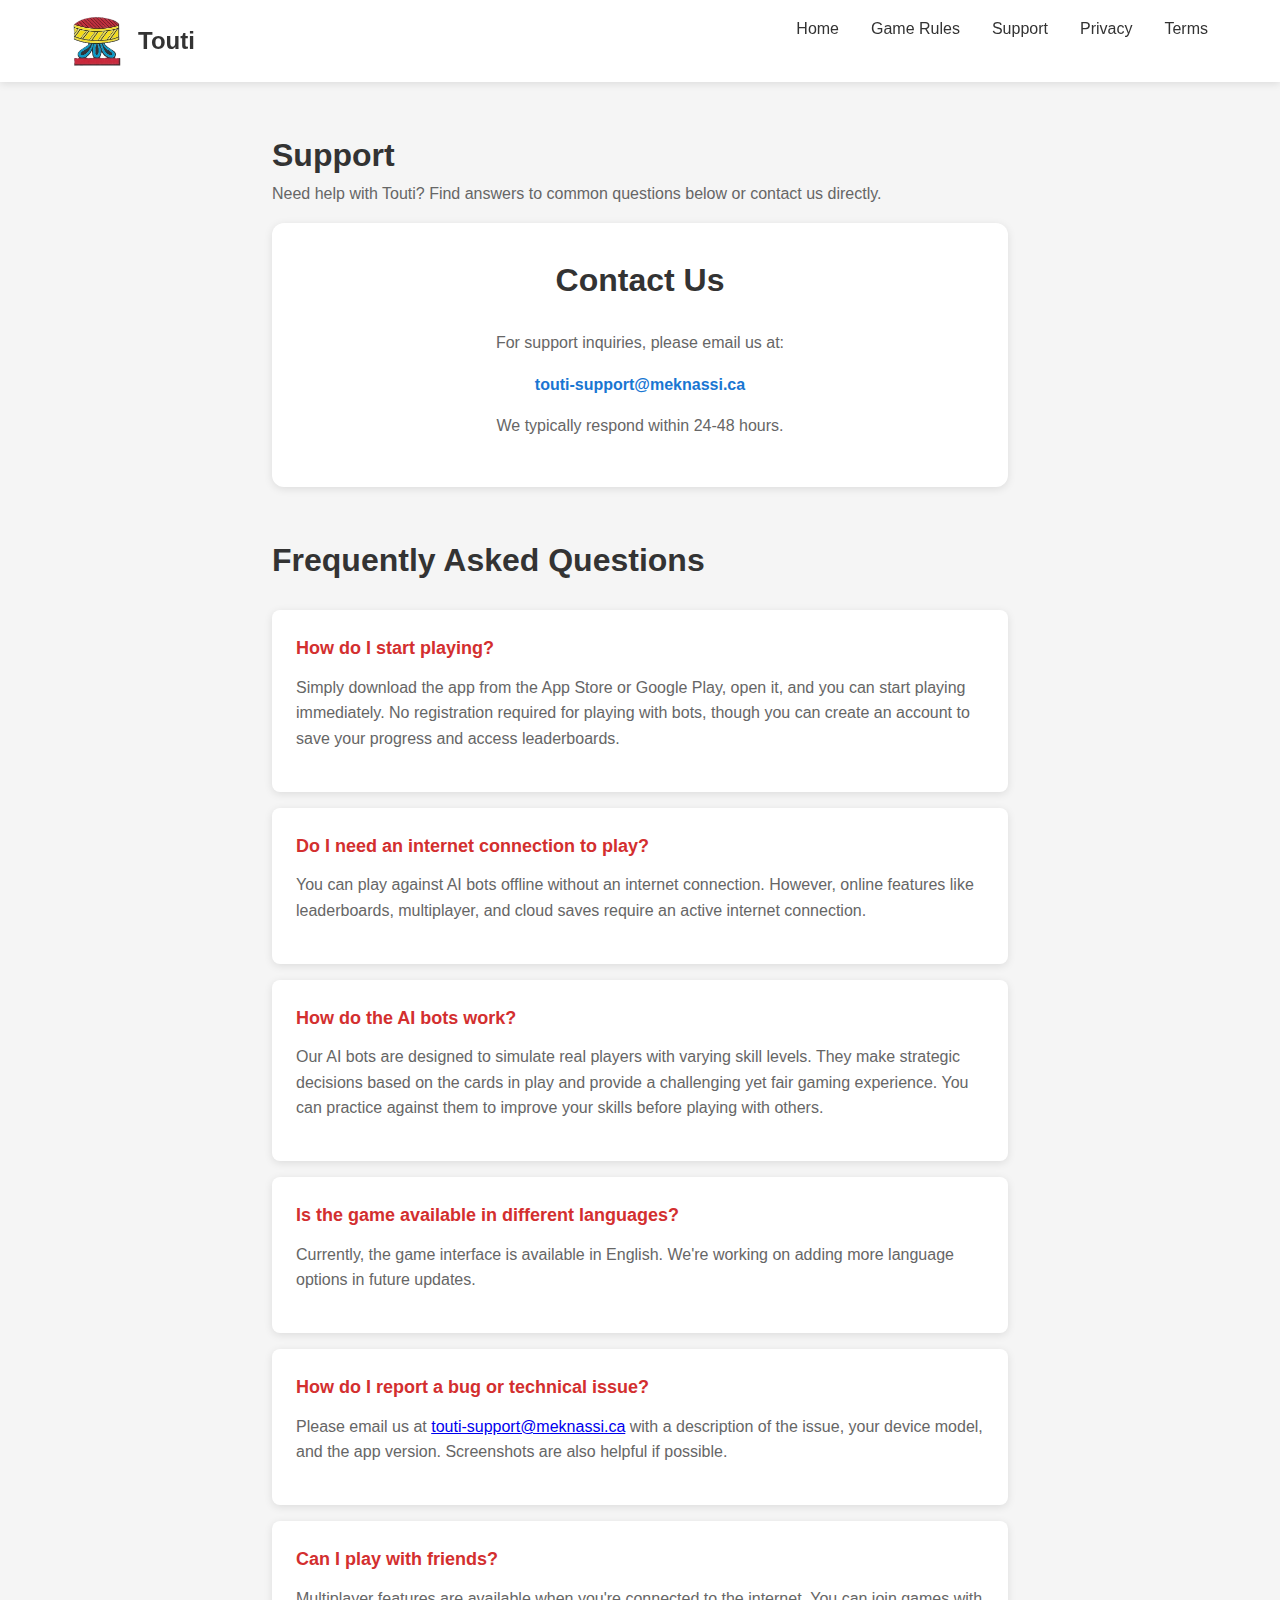
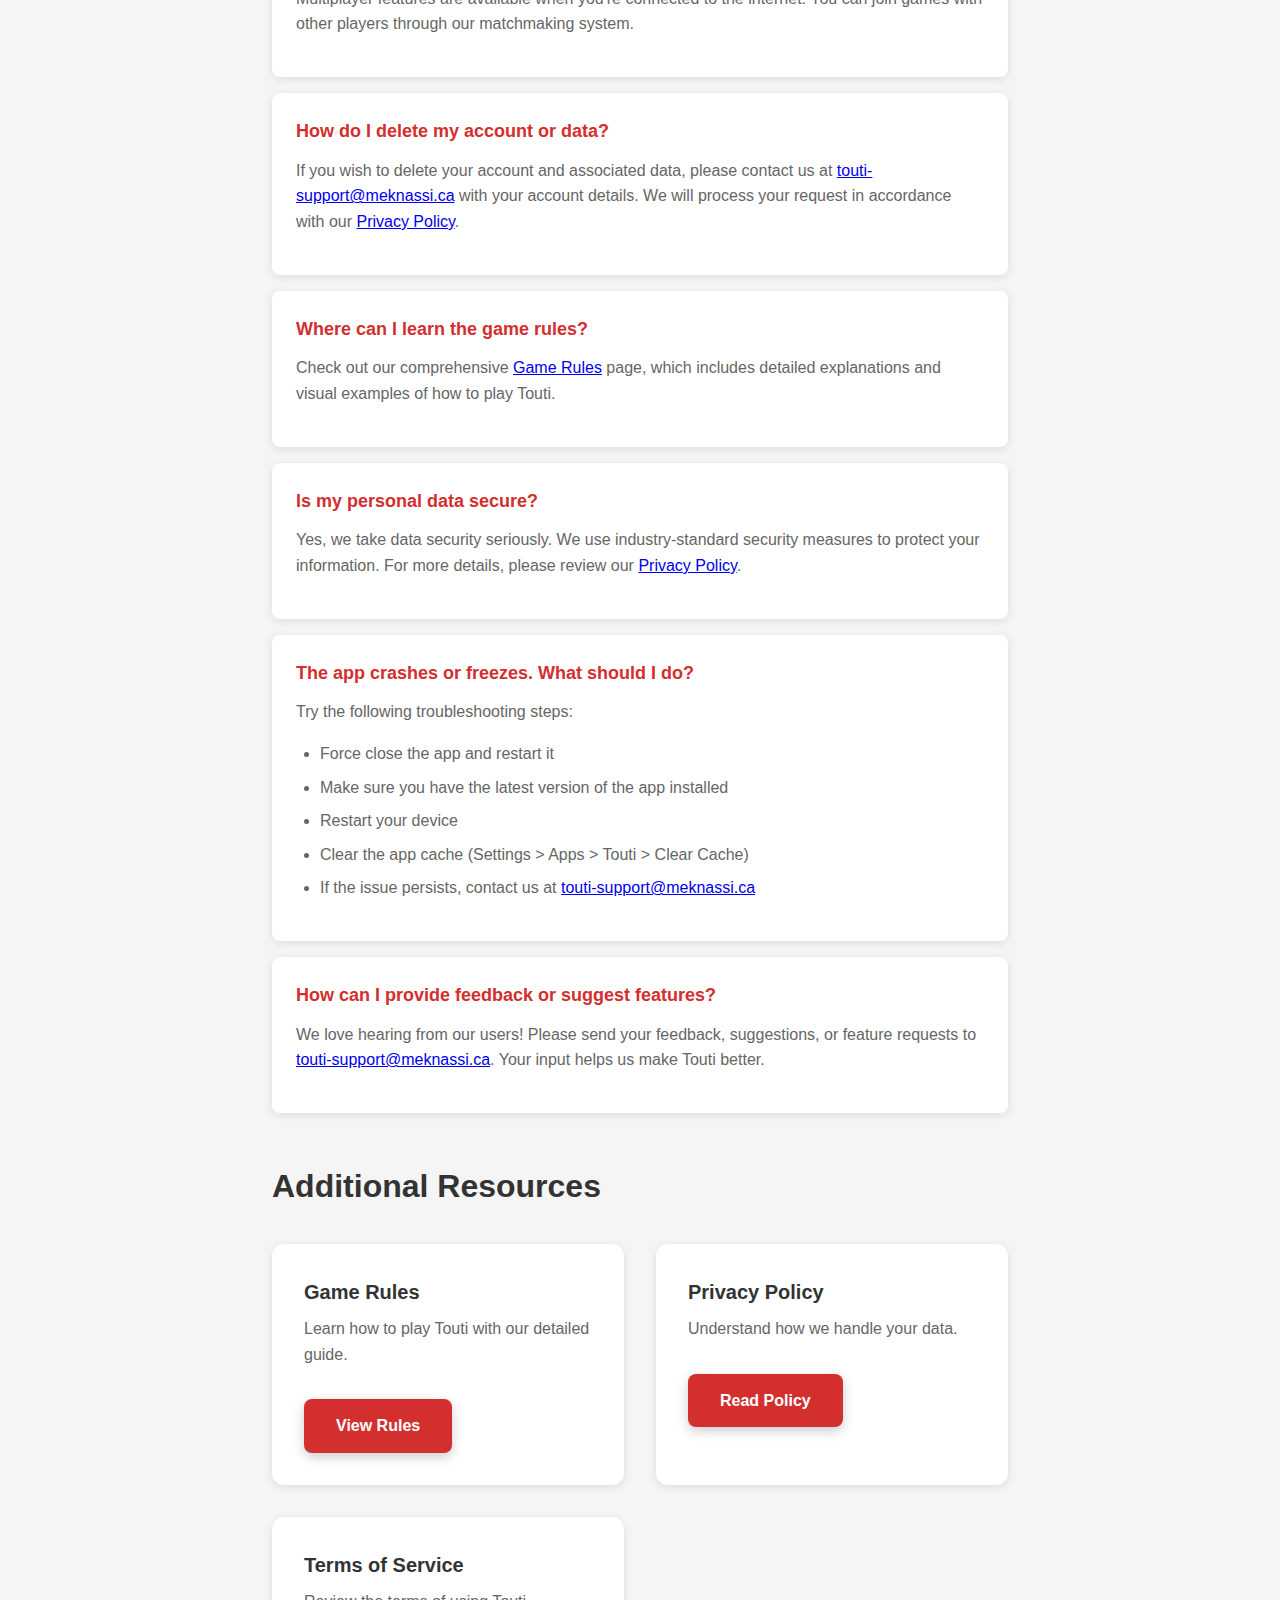
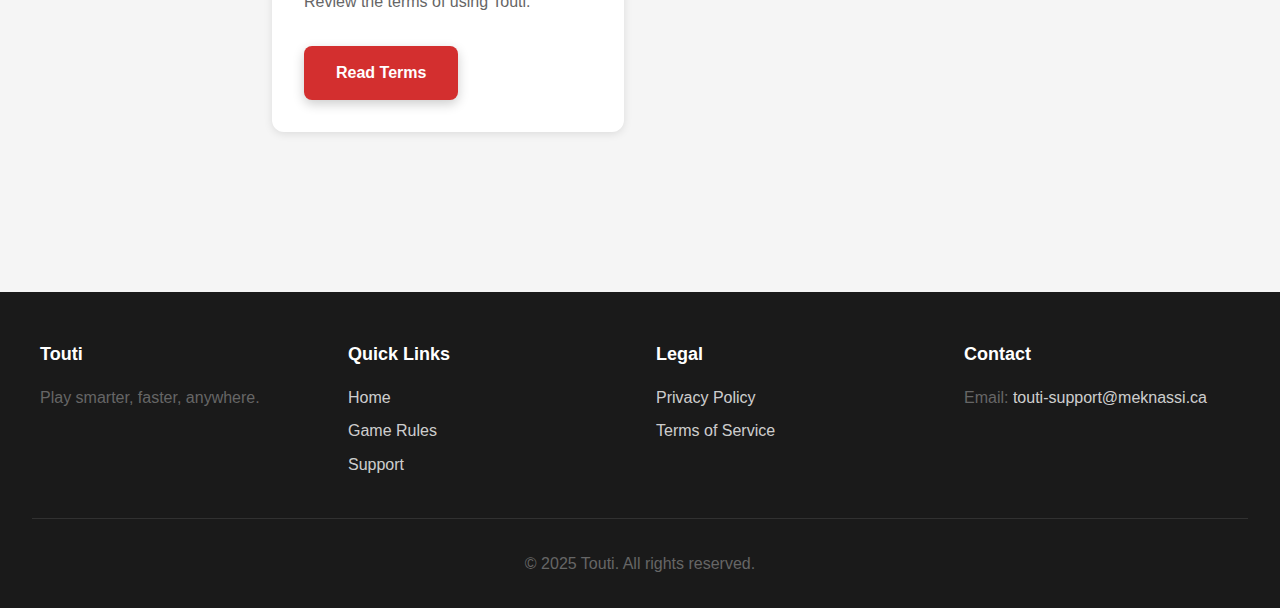
<file: public/support.html>
<!DOCTYPE html>
<html lang="en">
<head>
    <meta charset="UTF-8">
    <meta name="viewport" content="width=device-width, initial-scale=1.0">
    <meta name="description" content="Get help and support for Touti - FAQ, troubleshooting, and contact information.">
    <title>Support - Touti</title>
    <link rel="stylesheet" href="css/styles.css">
    <link rel="icon" type="image/png" href="images/CopasSmall.png">
</head>
<body>
    <header>
        <nav>
            <a href="index.html" class="logo">
                <img src="images/CopasSmall.png" alt="Touti Logo">
                <h1>Touti</h1>
            </a>
            <button class="menu-toggle" aria-label="Toggle menu">
                <span></span>
                <span></span>
                <span></span>
            </button>
            <ul class="nav-links">
                <li><a href="index.html">Home</a></li>
                <li><a href="pages/rules.html">Game Rules</a></li>
                <li><a href="support.html">Support</a></li>
                <li><a href="pages/privacy.html">Privacy</a></li>
                <li><a href="pages/terms.html">Terms</a></li>
            </ul>
        </nav>
    </header>

    <main>
        <div class="container-narrow">
            <h1>Support</h1>
            <p>Need help with Touti? Find answers to common questions below or contact us directly.</p>

            <section id="contact" style="margin-bottom: 3rem;">
                <div class="contact-info">
                    <h2>Contact Us</h2>
                    <p>For support inquiries, please email us at:</p>
                    <p><a href="mailto:touti-support@meknassi.ca">touti-support@meknassi.ca</a></p>
                    <p>We typically respond within 24-48 hours.</p>
                </div>
            </section>

            <section id="faq">
                <h2>Frequently Asked Questions</h2>

                <div class="faq-item">
                    <h3>How do I start playing?</h3>
                    <p>Simply download the app from the App Store or Google Play, open it, and you can start playing immediately. No registration required for playing with bots, though you can create an account to save your progress and access leaderboards.</p>
                </div>

                <div class="faq-item">
                    <h3>Do I need an internet connection to play?</h3>
                    <p>You can play against AI bots offline without an internet connection. However, online features like leaderboards, multiplayer, and cloud saves require an active internet connection.</p>
                </div>

                <div class="faq-item">
                    <h3>How do the AI bots work?</h3>
                    <p>Our AI bots are designed to simulate real players with varying skill levels. They make strategic decisions based on the cards in play and provide a challenging yet fair gaming experience. You can practice against them to improve your skills before playing with others.</p>
                </div>

                <div class="faq-item">
                    <h3>Is the game available in different languages?</h3>
                    <p>Currently, the game interface is available in English. We're working on adding more language options in future updates.</p>
                </div>

                <div class="faq-item">
                    <h3>How do I report a bug or technical issue?</h3>
                    <p>Please email us at <a href="mailto:touti-support@meknassi.ca">touti-support@meknassi.ca</a> with a description of the issue, your device model, and the app version. Screenshots are also helpful if possible.</p>
                </div>

                <div class="faq-item">
                    <h3>Can I play with friends?</h3>
                    <p>Multiplayer features are available when you're connected to the internet. You can join games with other players through our matchmaking system.</p>
                </div>

                <div class="faq-item">
                    <h3>How do I delete my account or data?</h3>
                    <p>If you wish to delete your account and associated data, please contact us at <a href="mailto:touti-support@meknassi.ca">touti-support@meknassi.ca</a> with your account details. We will process your request in accordance with our <a href="pages/privacy.html">Privacy Policy</a>.</p>
                </div>

                <div class="faq-item">
                    <h3>Where can I learn the game rules?</h3>
                    <p>Check out our comprehensive <a href="pages/rules.html">Game Rules</a> page, which includes detailed explanations and visual examples of how to play Touti.</p>
                </div>

                <div class="faq-item">
                    <h3>Is my personal data secure?</h3>
                    <p>Yes, we take data security seriously. We use industry-standard security measures to protect your information. For more details, please review our <a href="pages/privacy.html">Privacy Policy</a>.</p>
                </div>

                <div class="faq-item">
                    <h3>The app crashes or freezes. What should I do?</h3>
                    <p>Try the following troubleshooting steps:</p>
                    <ul>
                        <li>Force close the app and restart it</li>
                        <li>Make sure you have the latest version of the app installed</li>
                        <li>Restart your device</li>
                        <li>Clear the app cache (Settings > Apps > Touti > Clear Cache)</li>
                        <li>If the issue persists, contact us at <a href="mailto:touti-support@meknassi.ca">touti-support@meknassi.ca</a></li>
                    </ul>
                </div>

                <div class="faq-item">
                    <h3>How can I provide feedback or suggest features?</h3>
                    <p>We love hearing from our users! Please send your feedback, suggestions, or feature requests to <a href="mailto:touti-support@meknassi.ca">touti-support@meknassi.ca</a>. Your input helps us make Touti better.</p>
                </div>
            </section>

            <section id="additional-resources">
                <h2>Additional Resources</h2>
                <div class="features">
                    <div class="feature-card">
                        <h3>Game Rules</h3>
                        <p>Learn how to play Touti with our detailed guide.</p>
                        <a href="pages/rules.html" class="btn btn-primary" style="margin-top: 1rem;">View Rules</a>
                    </div>
                    <div class="feature-card">
                        <h3>Privacy Policy</h3>
                        <p>Understand how we handle your data.</p>
                        <a href="pages/privacy.html" class="btn btn-primary" style="margin-top: 1rem;">Read Policy</a>
                    </div>
                    <div class="feature-card">
                        <h3>Terms of Service</h3>
                        <p>Review the terms of using Touti.</p>
                        <a href="pages/terms.html" class="btn btn-primary" style="margin-top: 1rem;">Read Terms</a>
                    </div>
                </div>
            </section>
        </div>
    </main>

    <footer>
        <div class="footer-content">
            <div class="footer-section">
                <h3>Touti</h3>
                <p>Play smarter, faster, anywhere.</p>
            </div>
            <div class="footer-section">
                <h3>Quick Links</h3>
                <ul>
                    <li><a href="index.html">Home</a></li>
                    <li><a href="pages/rules.html">Game Rules</a></li>
                    <li><a href="support.html">Support</a></li>
                </ul>
            </div>
            <div class="footer-section">
                <h3>Legal</h3>
                <ul>
                    <li><a href="pages/privacy.html">Privacy Policy</a></li>
                    <li><a href="pages/terms.html">Terms of Service</a></li>
                </ul>
            </div>
            <div class="footer-section">
                <h3>Contact</h3>
                <p>Email: <a href="mailto:touti-support@meknassi.ca">touti-support@meknassi.ca</a></p>
            </div>
        </div>
        <div class="footer-bottom">
            <p>&copy; 2025 Touti. All rights reserved.</p>
        </div>
    </footer>

    <script src="js/main.js"></script>
</body>
</html>
</file>
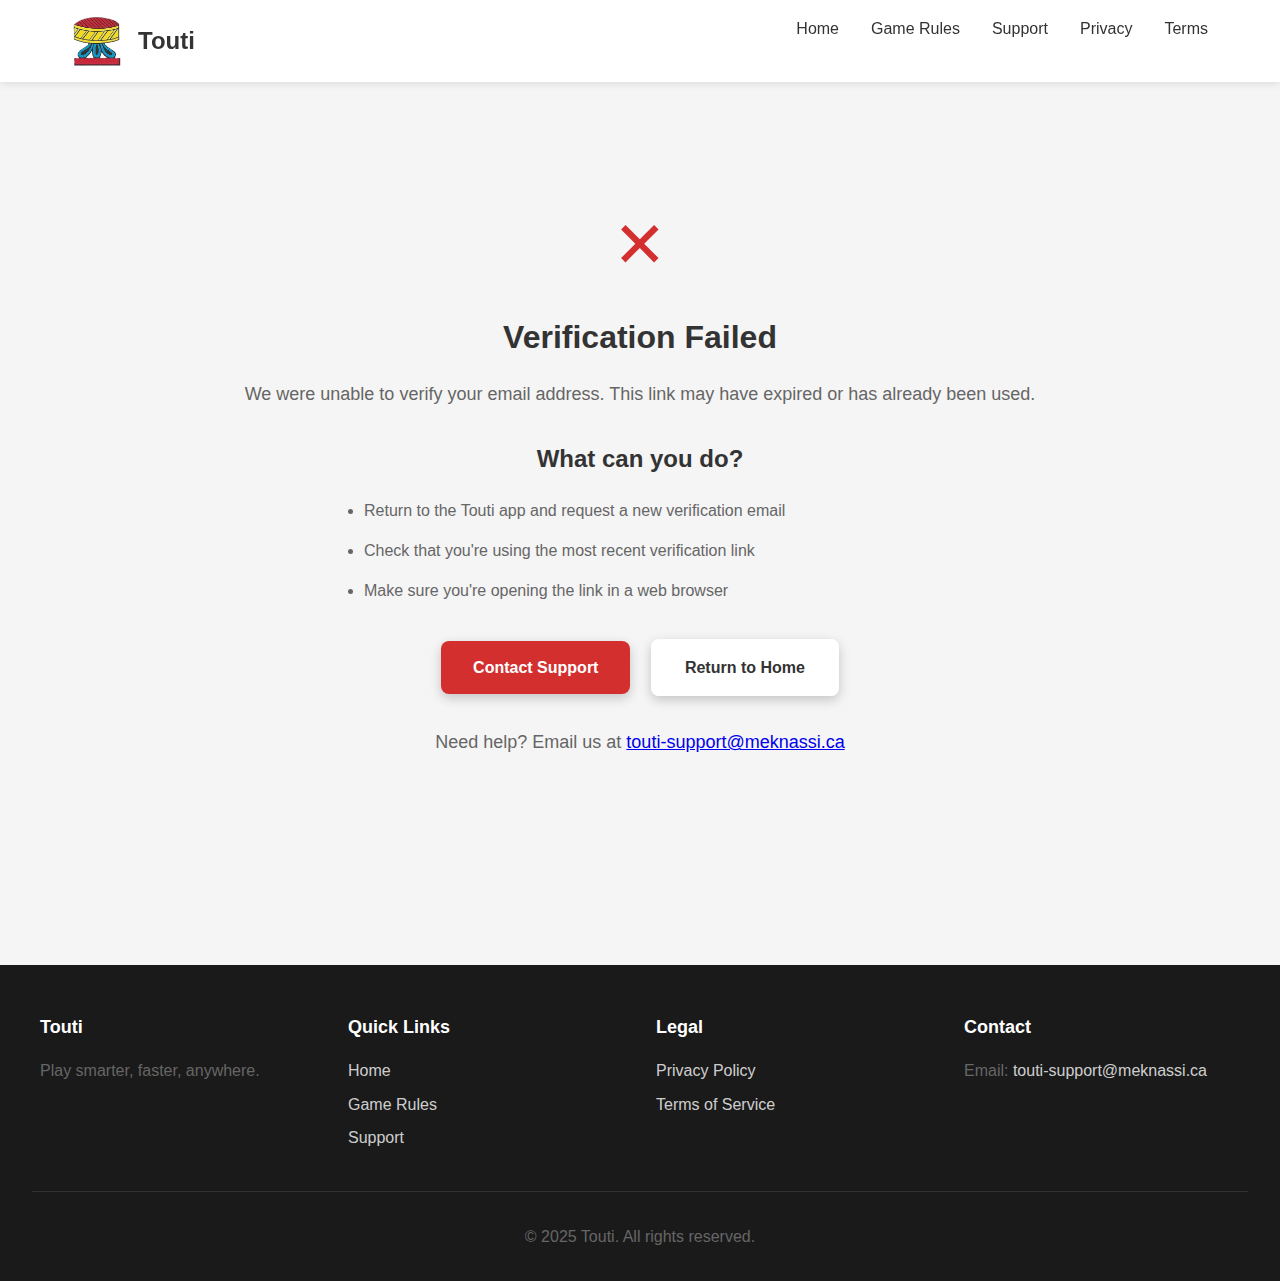
<file: public/pages/email-error.html>
<!DOCTYPE html>
<html lang="en">
<head>
    <meta charset="UTF-8">
    <meta name="viewport" content="width=device-width, initial-scale=1.0">
    <meta name="description" content="Email verification error - There was a problem verifying your Touti account.">
    <title>Verification Error - Touti</title>
    <link rel="stylesheet" href="../css/styles.css">
    <link rel="icon" type="image/png" href="../images/CopasSmall.png">
</head>
<body>
    <header>
        <nav>
            <a href="../index.html" class="logo">
                <img src="../images/CopasSmall.png" alt="Touti Logo">
                <h1>Touti</h1>
            </a>
            <button class="menu-toggle" aria-label="Toggle menu">
                <span></span>
                <span></span>
                <span></span>
            </button>
            <ul class="nav-links">
                <li><a href="../index.html">Home</a></li>
                <li><a href="rules.html">Game Rules</a></li>
                <li><a href="../support.html">Support</a></li>
                <li><a href="privacy.html">Privacy</a></li>
                <li><a href="terms.html">Terms</a></li>
            </ul>
        </nav>
    </header>

    <main>
        <div class="container">
            <div class="message-container">
                <div class="message-icon error">✕</div>
                <h1>Verification Failed</h1>
                <p>We were unable to verify your email address. This link may have expired or has already been used.</p>
                
                <div style="margin-top: 2rem; max-width: 600px; margin-left: auto; margin-right: auto;">
                    <h3>What can you do?</h3>
                    <ul style="text-align: left; line-height: 2;">
                        <li>Return to the Touti app and request a new verification email</li>
                        <li>Check that you're using the most recent verification link</li>
                        <li>Make sure you're opening the link in a web browser</li>
                    </ul>
                </div>

                <div style="margin-top: 2rem;">
                    <a href="../support.html" class="btn btn-primary">Contact Support</a>
                    <a href="../index.html" class="btn btn-secondary" style="margin-left: 1rem;">Return to Home</a>
                </div>

                <div style="margin-top: 2rem; color: #666;">
                    <p>Need help? Email us at <a href="mailto:touti-support@meknassi.ca">touti-support@meknassi.ca</a></p>
                </div>
            </div>
        </div>
    </main>

    <footer>
        <div class="footer-content">
            <div class="footer-section">
                <h3>Touti</h3>
                <p>Play smarter, faster, anywhere.</p>
            </div>
            <div class="footer-section">
                <h3>Quick Links</h3>
                <ul>
                    <li><a href="../index.html">Home</a></li>
                    <li><a href="rules.html">Game Rules</a></li>
                    <li><a href="../support.html">Support</a></li>
                </ul>
            </div>
            <div class="footer-section">
                <h3>Legal</h3>
                <ul>
                    <li><a href="privacy.html">Privacy Policy</a></li>
                    <li><a href="terms.html">Terms of Service</a></li>
                </ul>
            </div>
            <div class="footer-section">
                <h3>Contact</h3>
                <p>Email: <a href="mailto:touti-support@meknassi.ca">touti-support@meknassi.ca</a></p>
            </div>
        </div>
        <div class="footer-bottom">
            <p>&copy; 2025 Touti. All rights reserved.</p>
        </div>
    </footer>

    <script src="../js/main.js"></script>
</body>
</html>
</file>
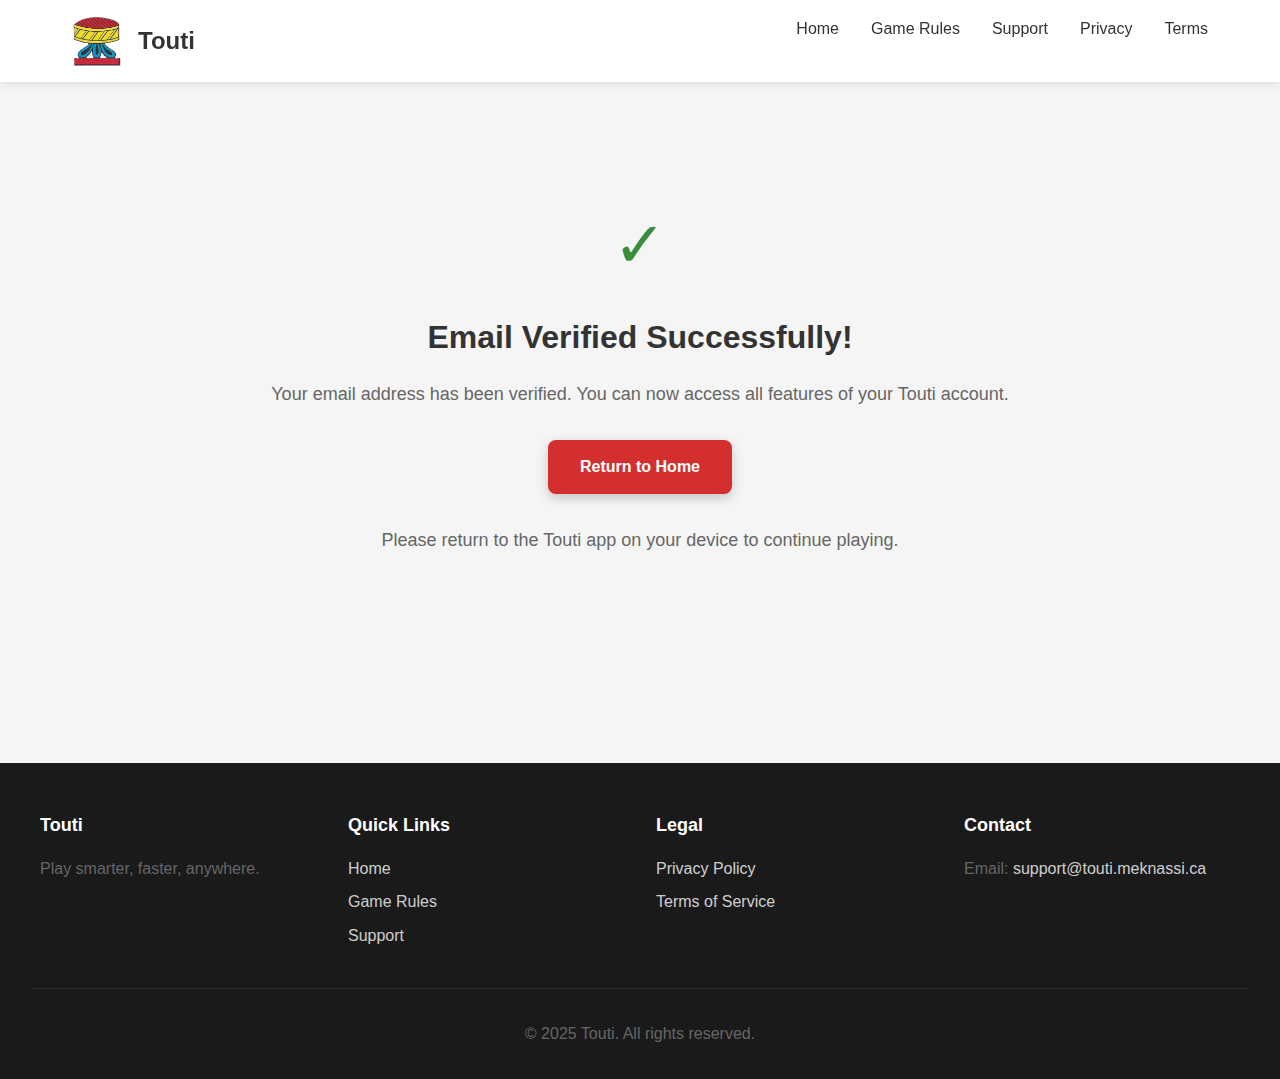
<file: public/pages/email-verified.html>
<!DOCTYPE html>
<html lang="en">
<head>
    <meta charset="UTF-8">
    <meta name="viewport" content="width=device-width, initial-scale=1.0">
    <meta name="description" content="Email verification successful - Your Touti account is now verified.">
    <title>Email Verified - Touti</title>
    <link rel="stylesheet" href="../css/styles.css">
    <link rel="icon" type="image/png" href="../images/CopasSmall.png">
</head>
<body>
    <header>
        <nav>
            <a href="../index.html" class="logo">
                <img src="../images/CopasSmall.png" alt="Touti Logo">
                <h1>Touti</h1>
            </a>
            <button class="menu-toggle" aria-label="Toggle menu">
                <span></span>
                <span></span>
                <span></span>
            </button>
            <ul class="nav-links">
                <li><a href="../index.html">Home</a></li>
                <li><a href="rules.html">Game Rules</a></li>
                <li><a href="../support.html">Support</a></li>
                <li><a href="privacy.html">Privacy</a></li>
                <li><a href="terms.html">Terms</a></li>
            </ul>
        </nav>
    </header>

    <main>
        <div class="container">
            <div class="message-container">
                <div class="message-icon success">✓</div>
                <h1>Email Verified Successfully!</h1>
                <p>Your email address has been verified. You can now access all features of your Touti account.</p>
                <div style="margin-top: 2rem;">
                    <a href="../index.html" class="btn btn-primary">Return to Home</a>
                </div>
                <div style="margin-top: 2rem; color: #666;">
                    <p>Please return to the Touti app on your device to continue playing.</p>
                </div>
            </div>
        </div>
    </main>

    <footer>
        <div class="footer-content">
            <div class="footer-section">
                <h3>Touti</h3>
                <p>Play smarter, faster, anywhere.</p>
            </div>
            <div class="footer-section">
                <h3>Quick Links</h3>
                <ul>
                    <li><a href="../index.html">Home</a></li>
                    <li><a href="rules.html">Game Rules</a></li>
                    <li><a href="../support.html">Support</a></li>
                </ul>
            </div>
            <div class="footer-section">
                <h3>Legal</h3>
                <ul>
                    <li><a href="privacy.html">Privacy Policy</a></li>
                    <li><a href="terms.html">Terms of Service</a></li>
                </ul>
            </div>
            <div class="footer-section">
                <h3>Contact</h3>
                <p>Email: <a href="mailto:support@touti.meknassi.ca">support@touti.meknassi.ca</a></p>
            </div>
        </div>
        <div class="footer-bottom">
            <p>&copy; 2025 Touti. All rights reserved.</p>
        </div>
    </footer>

    <script src="../js/main.js"></script>
</body>
</html>
</file>
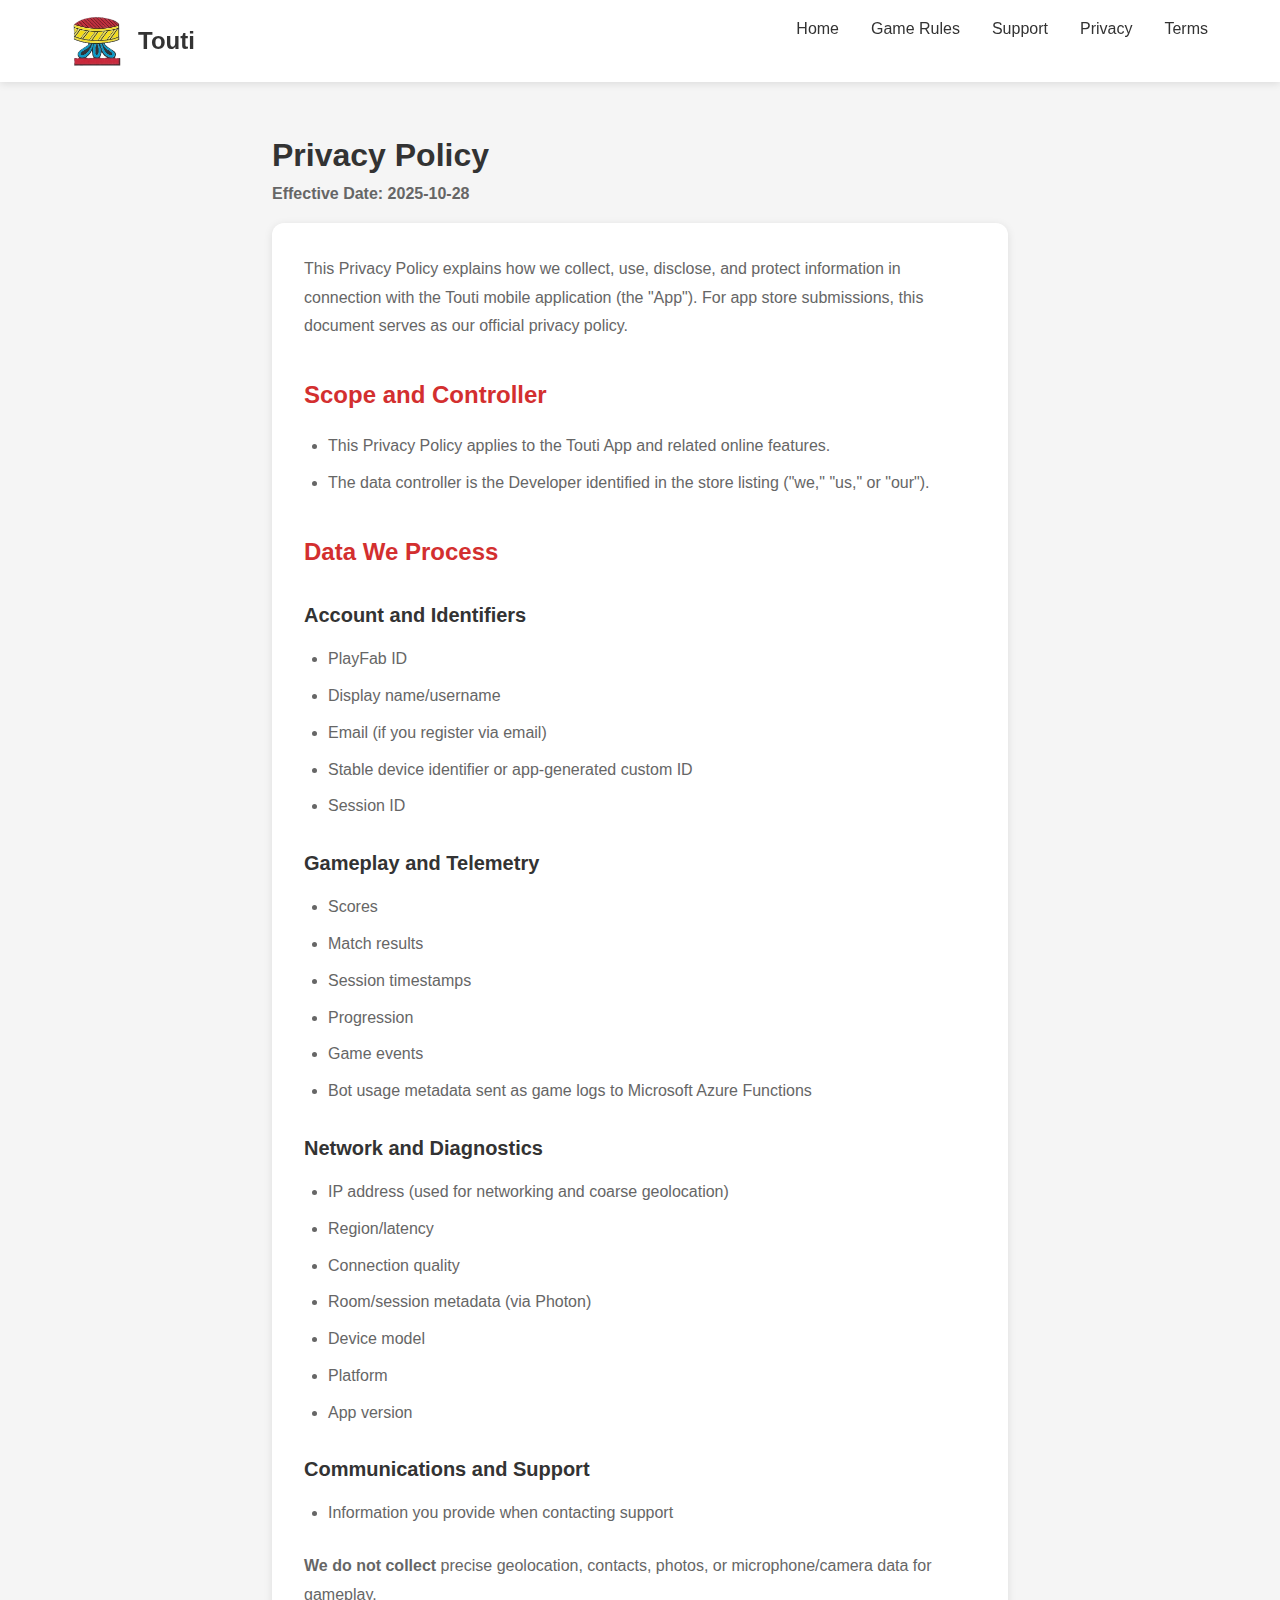
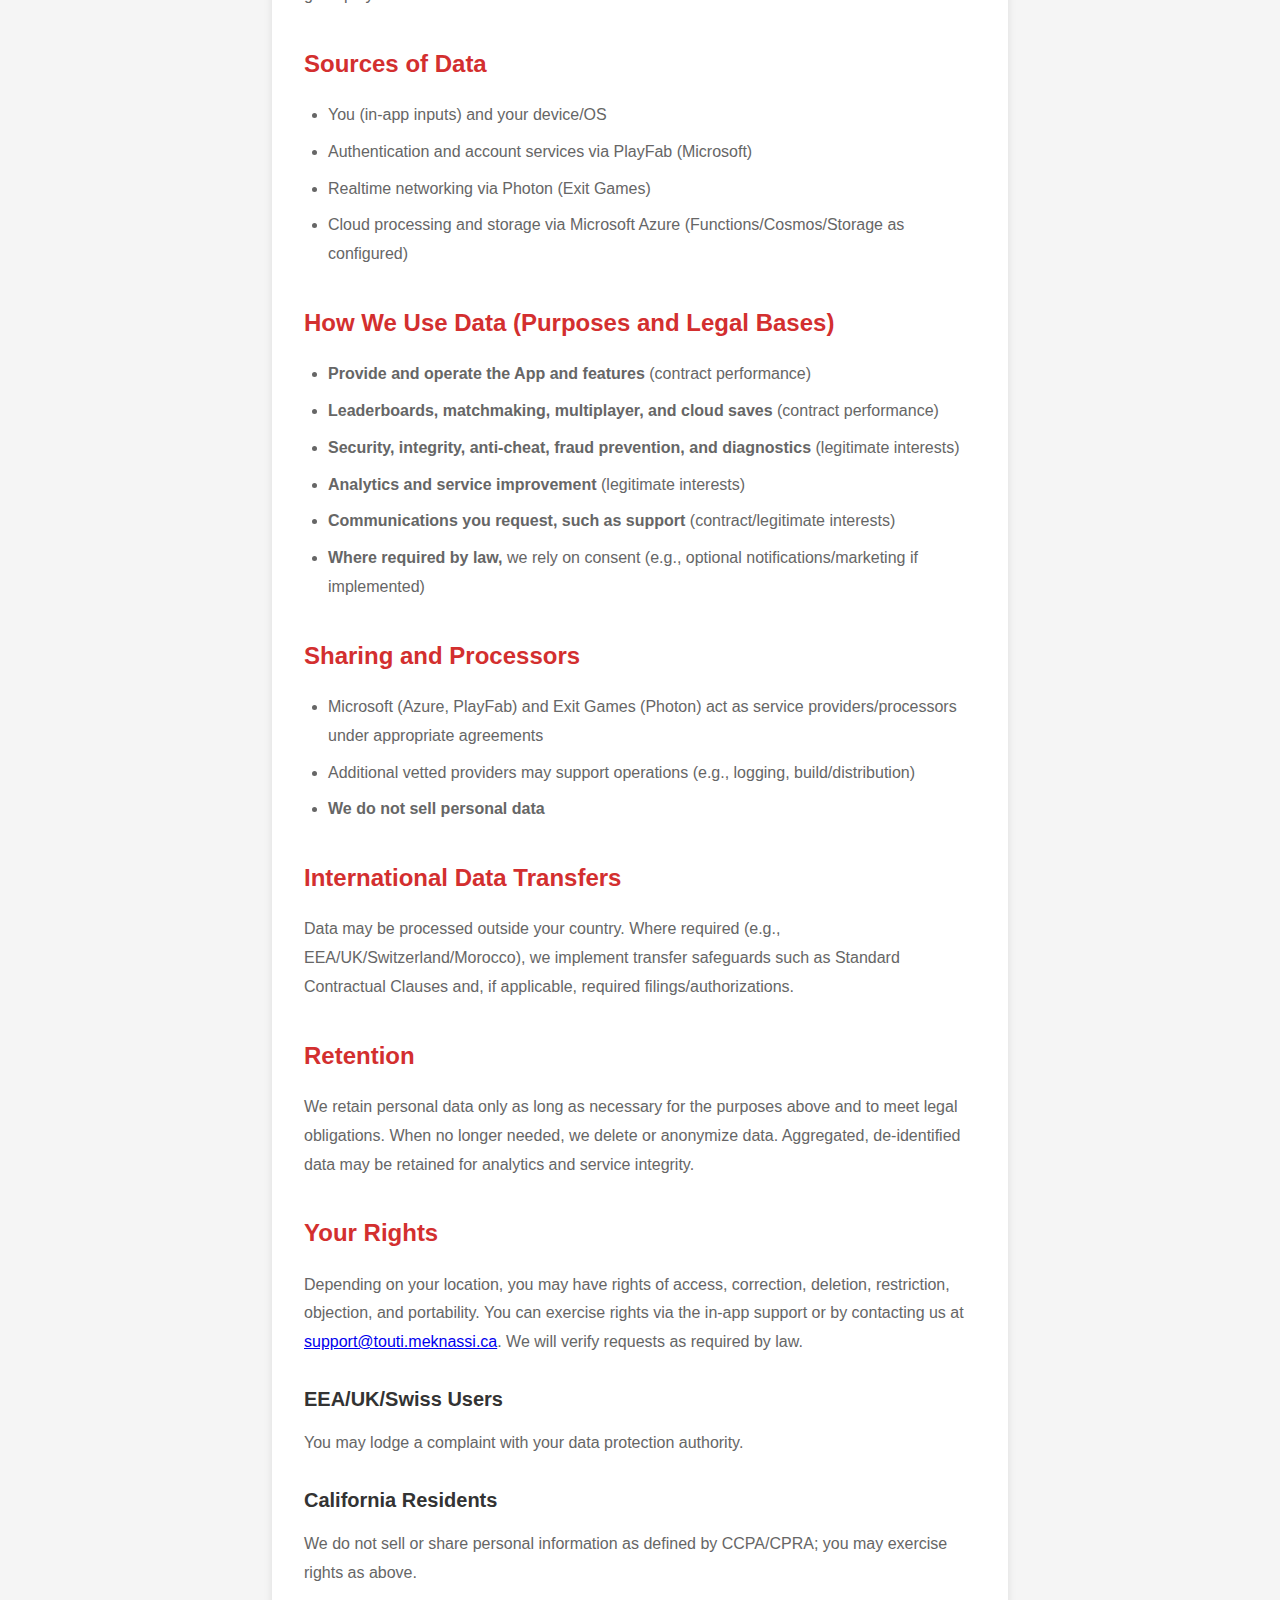
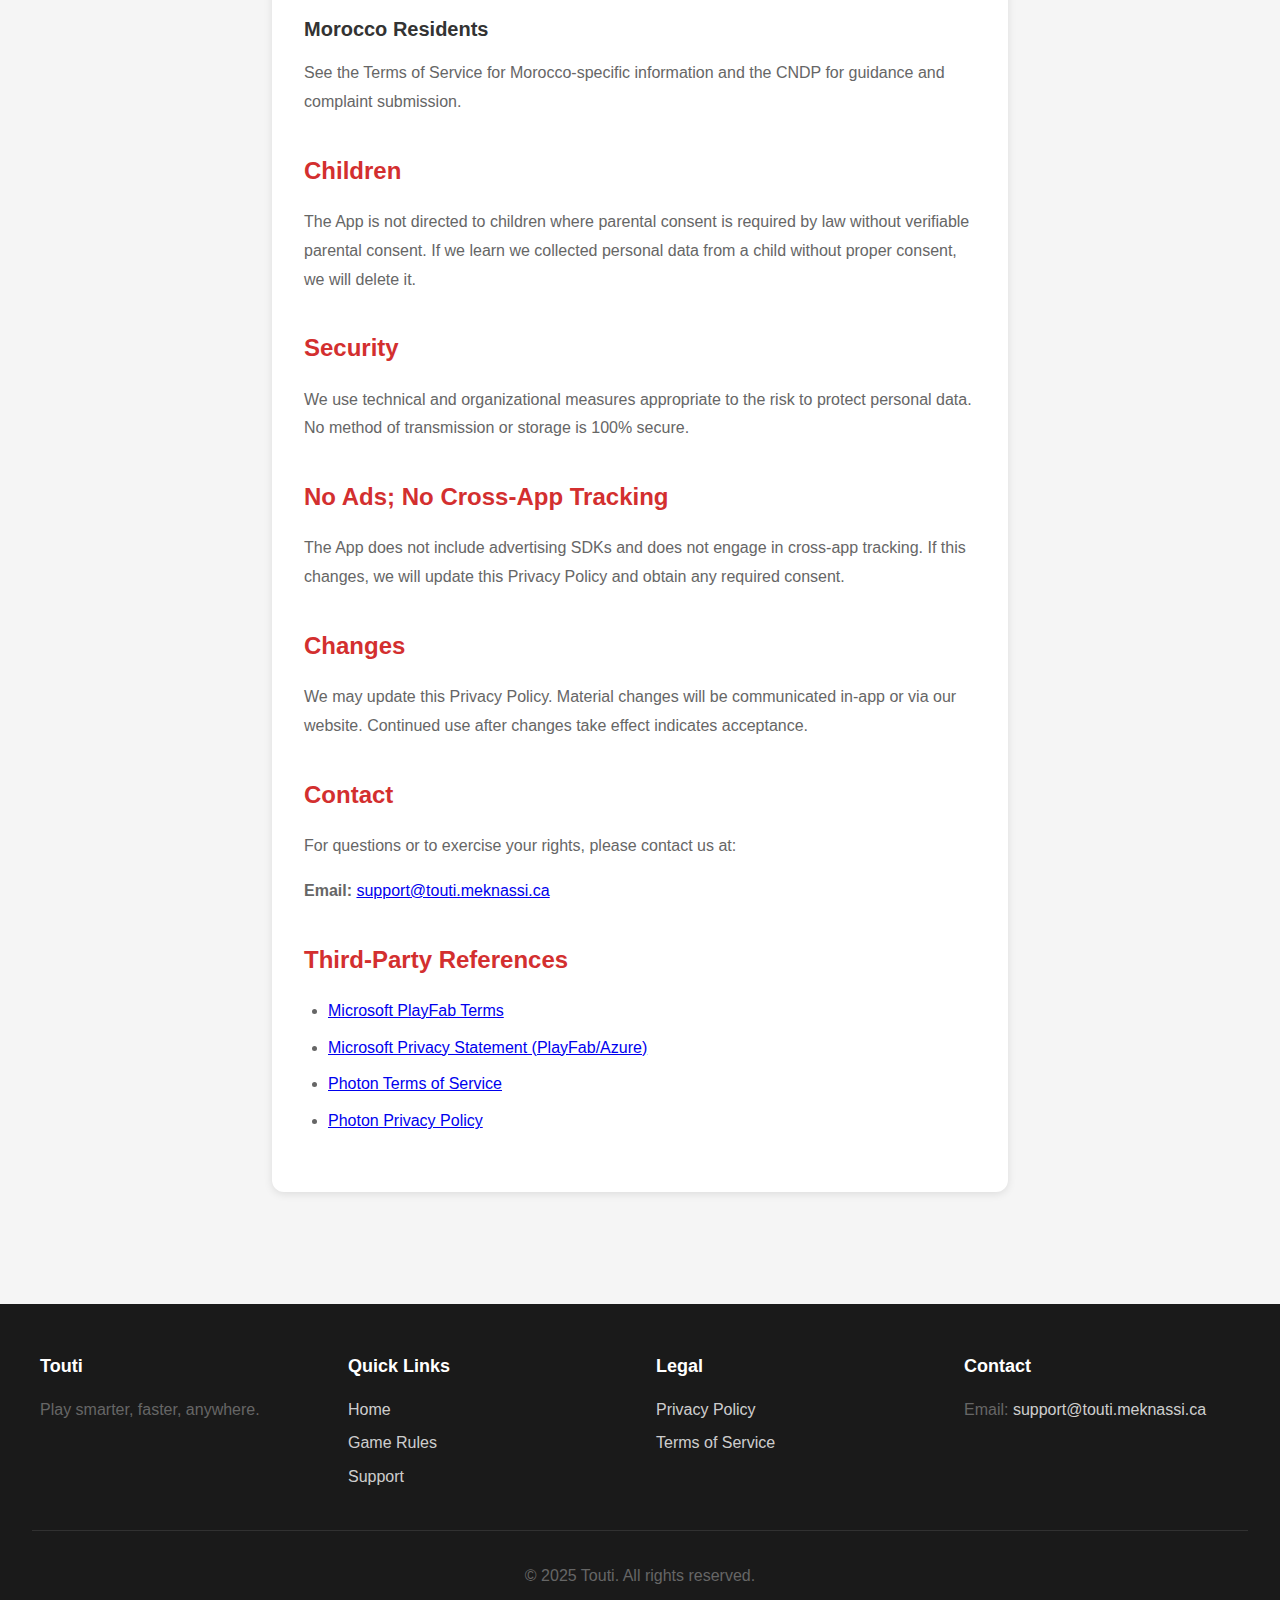
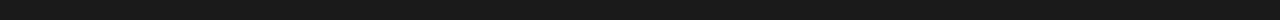
<file: public/pages/privacy.html>
<!DOCTYPE html>
<html lang="en">
<head>
    <meta charset="UTF-8">
    <meta name="viewport" content="width=device-width, initial-scale=1.0">
    <meta name="description" content="Touti Privacy Policy - How we collect, use, and protect your personal information.">
    <title>Privacy Policy - Touti</title>
    <link rel="stylesheet" href="../css/styles.css">
    <link rel="icon" type="image/png" href="../images/CopasSmall.png">
</head>
<body>
    <header>
        <nav>
            <a href="../index.html" class="logo">
                <img src="../images/CopasSmall.png" alt="Touti Logo">
                <h1>Touti</h1>
            </a>
            <button class="menu-toggle" aria-label="Toggle menu">
                <span></span>
                <span></span>
                <span></span>
            </button>
            <ul class="nav-links">
                <li><a href="../index.html">Home</a></li>
                <li><a href="rules.html">Game Rules</a></li>
                <li><a href="../support.html">Support</a></li>
                <li><a href="privacy.html">Privacy</a></li>
                <li><a href="terms.html">Terms</a></li>
            </ul>
        </nav>
    </header>

    <main>
        <div class="container-narrow">
            <h1>Privacy Policy</h1>
            <p><strong>Effective Date: 2025-10-28</strong></p>

            <div class="legal-content">
                <p>This Privacy Policy explains how we collect, use, disclose, and protect information in connection with the Touti mobile application (the "App"). For app store submissions, this document serves as our official privacy policy.</p>

                <h3>Scope and Controller</h3>
                <ul>
                    <li>This Privacy Policy applies to the Touti App and related online features.</li>
                    <li>The data controller is the Developer identified in the store listing ("we," "us," or "our").</li>
                </ul>

                <h3>Data We Process</h3>
                <h4>Account and Identifiers</h4>
                <ul>
                    <li>PlayFab ID</li>
                    <li>Display name/username</li>
                    <li>Email (if you register via email)</li>
                    <li>Stable device identifier or app-generated custom ID</li>
                    <li>Session ID</li>
                </ul>

                <h4>Gameplay and Telemetry</h4>
                <ul>
                    <li>Scores</li>
                    <li>Match results</li>
                    <li>Session timestamps</li>
                    <li>Progression</li>
                    <li>Game events</li>
                    <li>Bot usage metadata sent as game logs to Microsoft Azure Functions</li>
                </ul>

                <h4>Network and Diagnostics</h4>
                <ul>
                    <li>IP address (used for networking and coarse geolocation)</li>
                    <li>Region/latency</li>
                    <li>Connection quality</li>
                    <li>Room/session metadata (via Photon)</li>
                    <li>Device model</li>
                    <li>Platform</li>
                    <li>App version</li>
                </ul>

                <h4>Communications and Support</h4>
                <ul>
                    <li>Information you provide when contacting support</li>
                </ul>

                <p><strong>We do not collect</strong> precise geolocation, contacts, photos, or microphone/camera data for gameplay.</p>

                <h3>Sources of Data</h3>
                <ul>
                    <li>You (in-app inputs) and your device/OS</li>
                    <li>Authentication and account services via PlayFab (Microsoft)</li>
                    <li>Realtime networking via Photon (Exit Games)</li>
                    <li>Cloud processing and storage via Microsoft Azure (Functions/Cosmos/Storage as configured)</li>
                </ul>

                <h3>How We Use Data (Purposes and Legal Bases)</h3>
                <ul>
                    <li><strong>Provide and operate the App and features</strong> (contract performance)</li>
                    <li><strong>Leaderboards, matchmaking, multiplayer, and cloud saves</strong> (contract performance)</li>
                    <li><strong>Security, integrity, anti-cheat, fraud prevention, and diagnostics</strong> (legitimate interests)</li>
                    <li><strong>Analytics and service improvement</strong> (legitimate interests)</li>
                    <li><strong>Communications you request, such as support</strong> (contract/legitimate interests)</li>
                    <li><strong>Where required by law,</strong> we rely on consent (e.g., optional notifications/marketing if implemented)</li>
                </ul>

                <h3>Sharing and Processors</h3>
                <ul>
                    <li>Microsoft (Azure, PlayFab) and Exit Games (Photon) act as service providers/processors under appropriate agreements</li>
                    <li>Additional vetted providers may support operations (e.g., logging, build/distribution)</li>
                    <li><strong>We do not sell personal data</strong></li>
                </ul>

                <h3>International Data Transfers</h3>
                <p>Data may be processed outside your country. Where required (e.g., EEA/UK/Switzerland/Morocco), we implement transfer safeguards such as Standard Contractual Clauses and, if applicable, required filings/authorizations.</p>

                <h3>Retention</h3>
                <p>We retain personal data only as long as necessary for the purposes above and to meet legal obligations. When no longer needed, we delete or anonymize data. Aggregated, de-identified data may be retained for analytics and service integrity.</p>

                <h3>Your Rights</h3>
                <p>Depending on your location, you may have rights of access, correction, deletion, restriction, objection, and portability. You can exercise rights via the in-app support or by contacting us at <a href="mailto:support@touti.meknassi.ca">support@touti.meknassi.ca</a>. We will verify requests as required by law.</p>

                <h4>EEA/UK/Swiss Users</h4>
                <p>You may lodge a complaint with your data protection authority.</p>

                <h4>California Residents</h4>
                <p>We do not sell or share personal information as defined by CCPA/CPRA; you may exercise rights as above.</p>

                <h4>Morocco Residents</h4>
                <p>See the Terms of Service for Morocco-specific information and the CNDP for guidance and complaint submission.</p>

                <h3>Children</h3>
                <p>The App is not directed to children where parental consent is required by law without verifiable parental consent. If we learn we collected personal data from a child without proper consent, we will delete it.</p>

                <h3>Security</h3>
                <p>We use technical and organizational measures appropriate to the risk to protect personal data. No method of transmission or storage is 100% secure.</p>

                <h3>No Ads; No Cross-App Tracking</h3>
                <p>The App does not include advertising SDKs and does not engage in cross-app tracking. If this changes, we will update this Privacy Policy and obtain any required consent.</p>

                <h3>Changes</h3>
                <p>We may update this Privacy Policy. Material changes will be communicated in-app or via our website. Continued use after changes take effect indicates acceptance.</p>

                <h3>Contact</h3>
                <p>For questions or to exercise your rights, please contact us at:</p>
                <p><strong>Email:</strong> <a href="mailto:support@touti.meknassi.ca">support@touti.meknassi.ca</a></p>

                <h3>Third-Party References</h3>
                <ul>
                    <li><a href="https://playfab.com/terms/" target="_blank" rel="noopener">Microsoft PlayFab Terms</a></li>
                    <li><a href="https://privacy.microsoft.com/privacystatement" target="_blank" rel="noopener">Microsoft Privacy Statement (PlayFab/Azure)</a></li>
                    <li><a href="https://www.photonengine.com/en/ToS" target="_blank" rel="noopener">Photon Terms of Service</a></li>
                    <li><a href="https://www.photonengine.com/en/PrivacyPolicy" target="_blank" rel="noopener">Photon Privacy Policy</a></li>
                </ul>
            </div>
        </div>
    </main>

    <footer>
        <div class="footer-content">
            <div class="footer-section">
                <h3>Touti</h3>
                <p>Play smarter, faster, anywhere.</p>
            </div>
            <div class="footer-section">
                <h3>Quick Links</h3>
                <ul>
                    <li><a href="../index.html">Home</a></li>
                    <li><a href="rules.html">Game Rules</a></li>
                    <li><a href="../support.html">Support</a></li>
                </ul>
            </div>
            <div class="footer-section">
                <h3>Legal</h3>
                <ul>
                    <li><a href="privacy.html">Privacy Policy</a></li>
                    <li><a href="terms.html">Terms of Service</a></li>
                </ul>
            </div>
            <div class="footer-section">
                <h3>Contact</h3>
                <p>Email: <a href="mailto:support@touti.meknassi.ca">support@touti.meknassi.ca</a></p>
            </div>
        </div>
        <div class="footer-bottom">
            <p>&copy; 2025 Touti. All rights reserved.</p>
        </div>
    </footer>

    <script src="../js/main.js"></script>
</body>
</html>
</file>
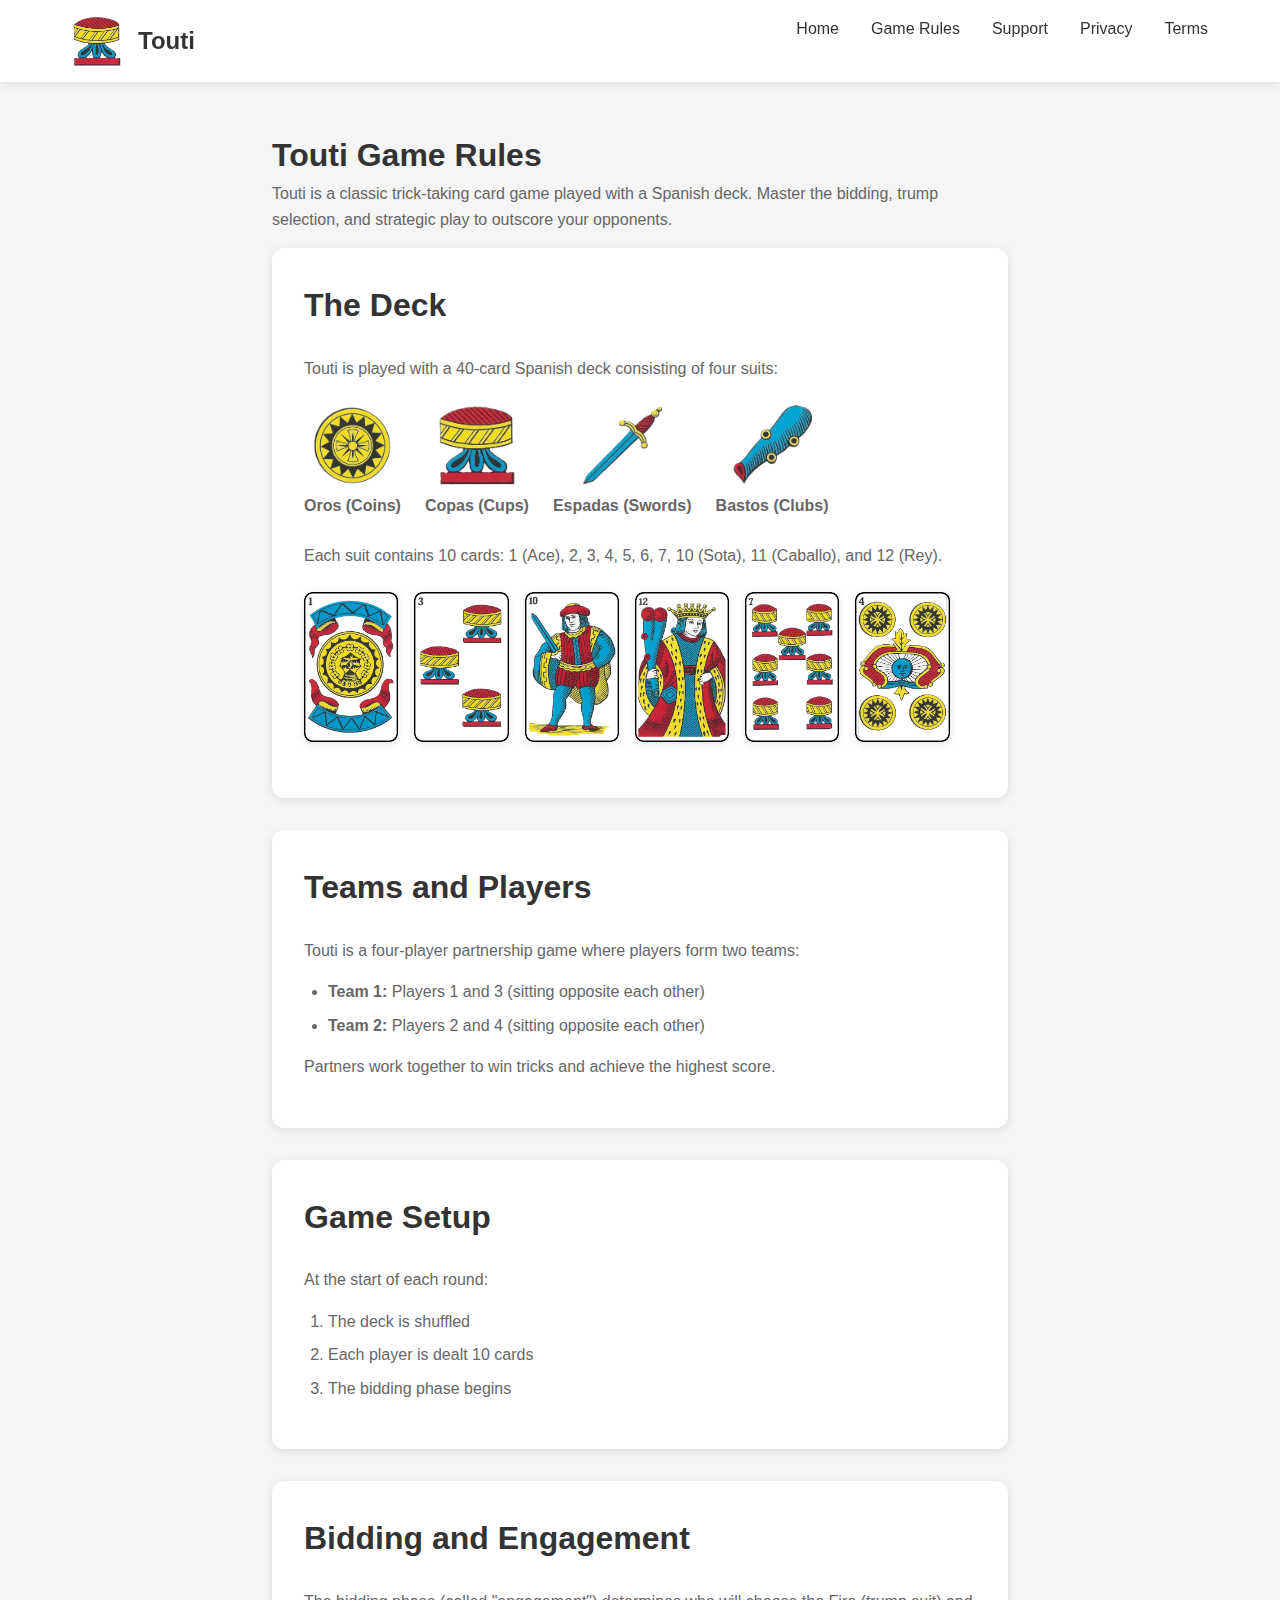
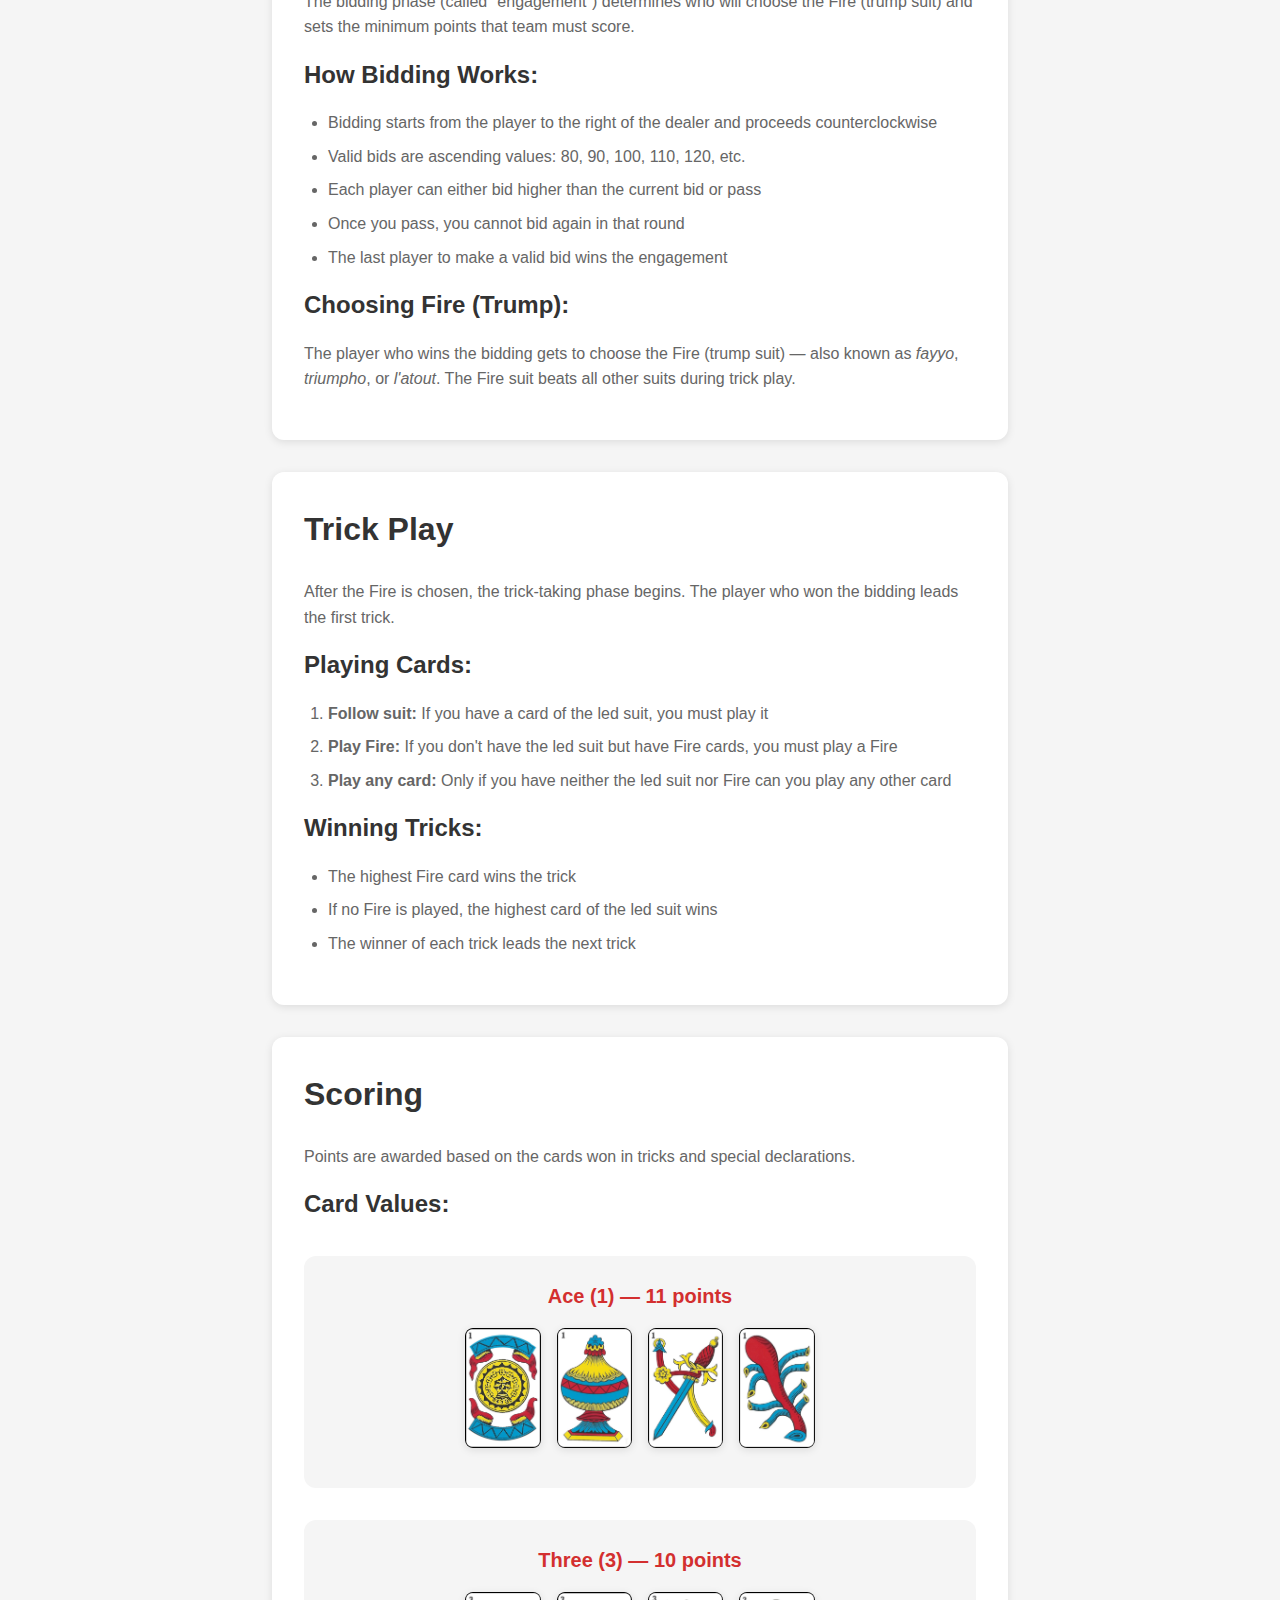
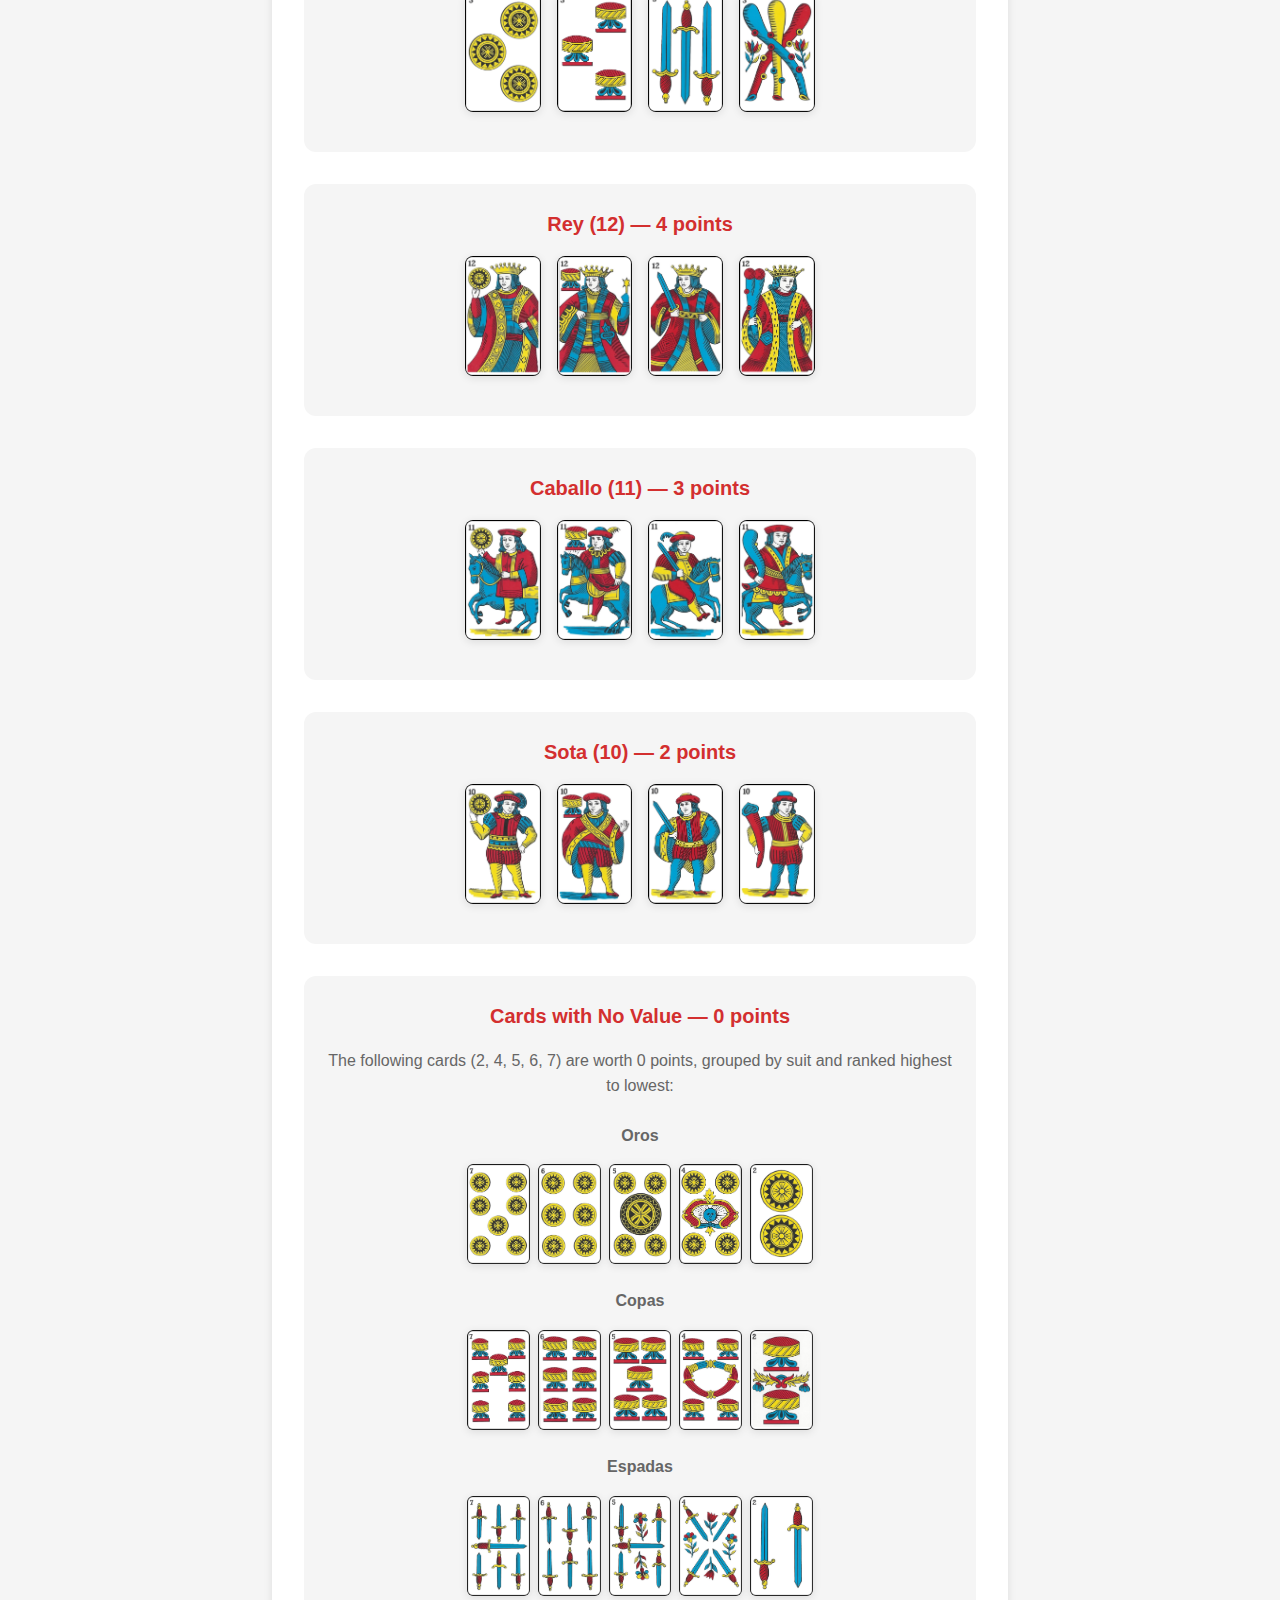
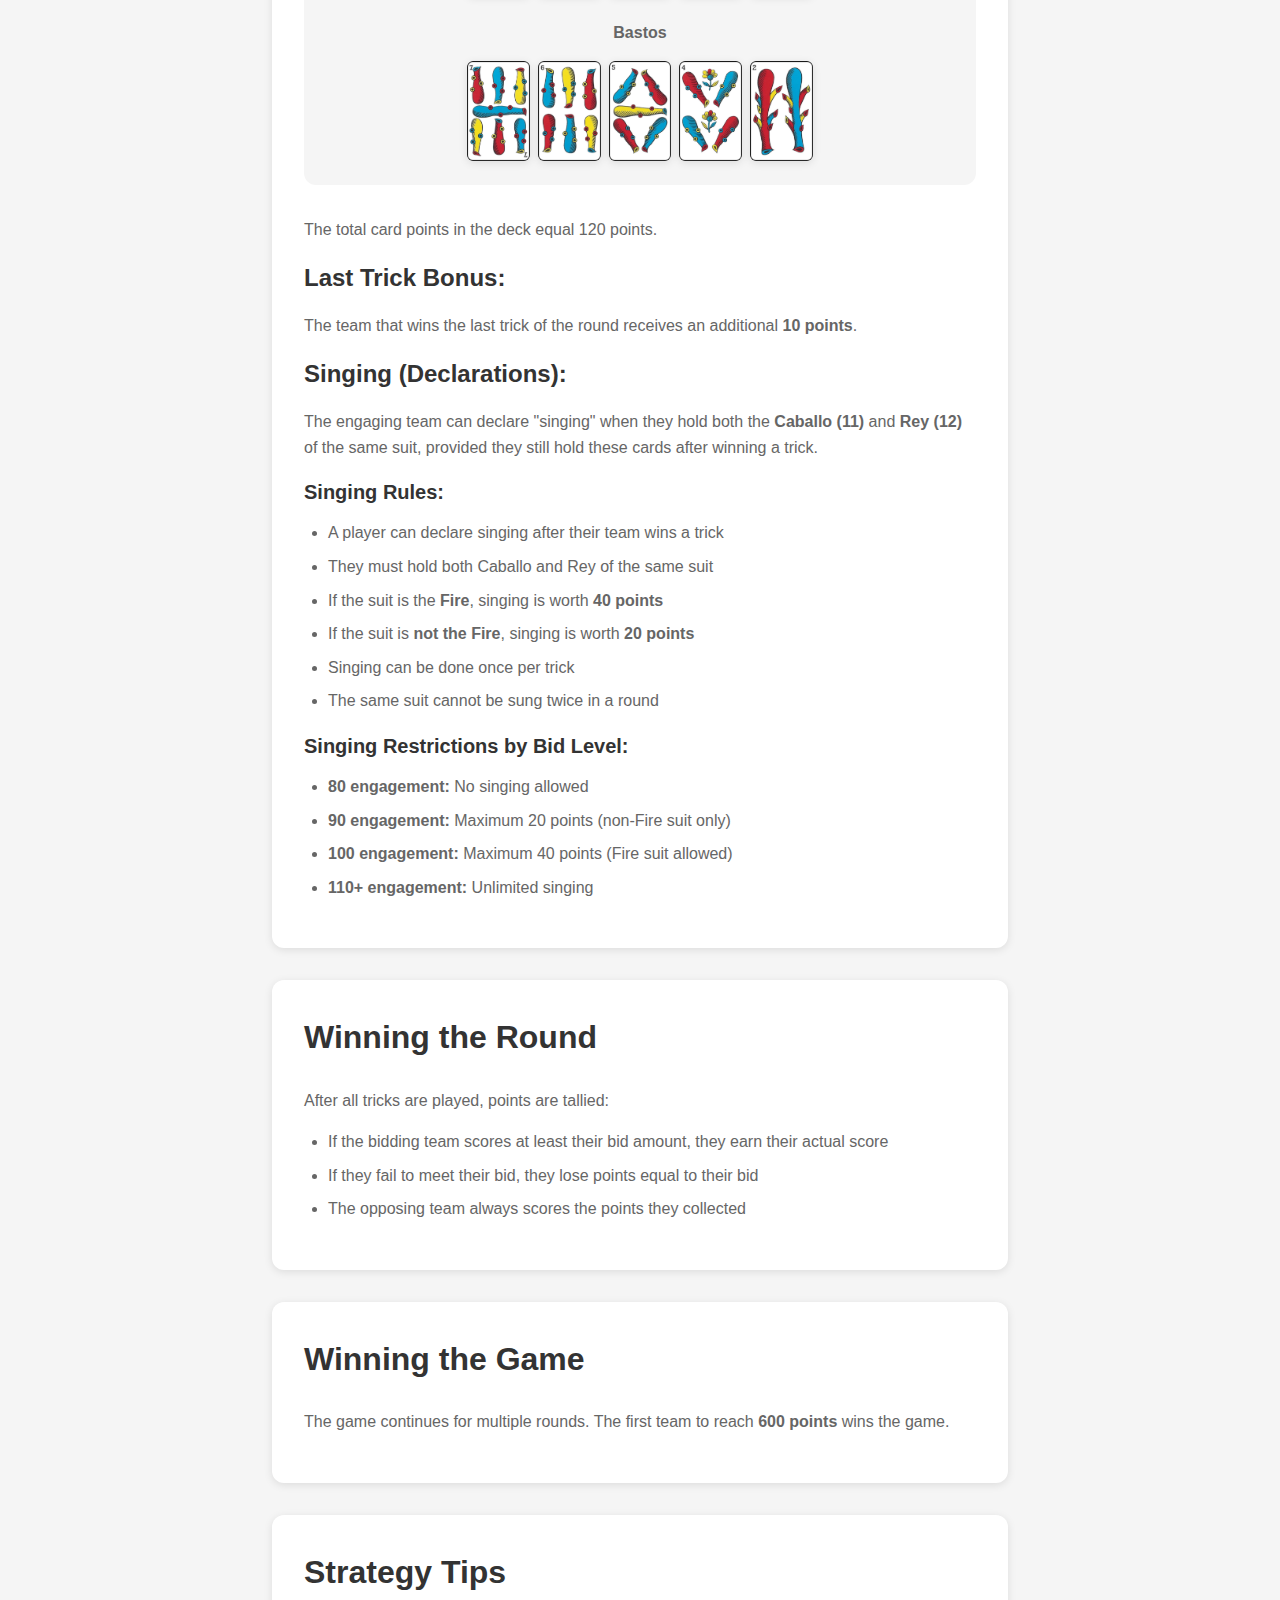
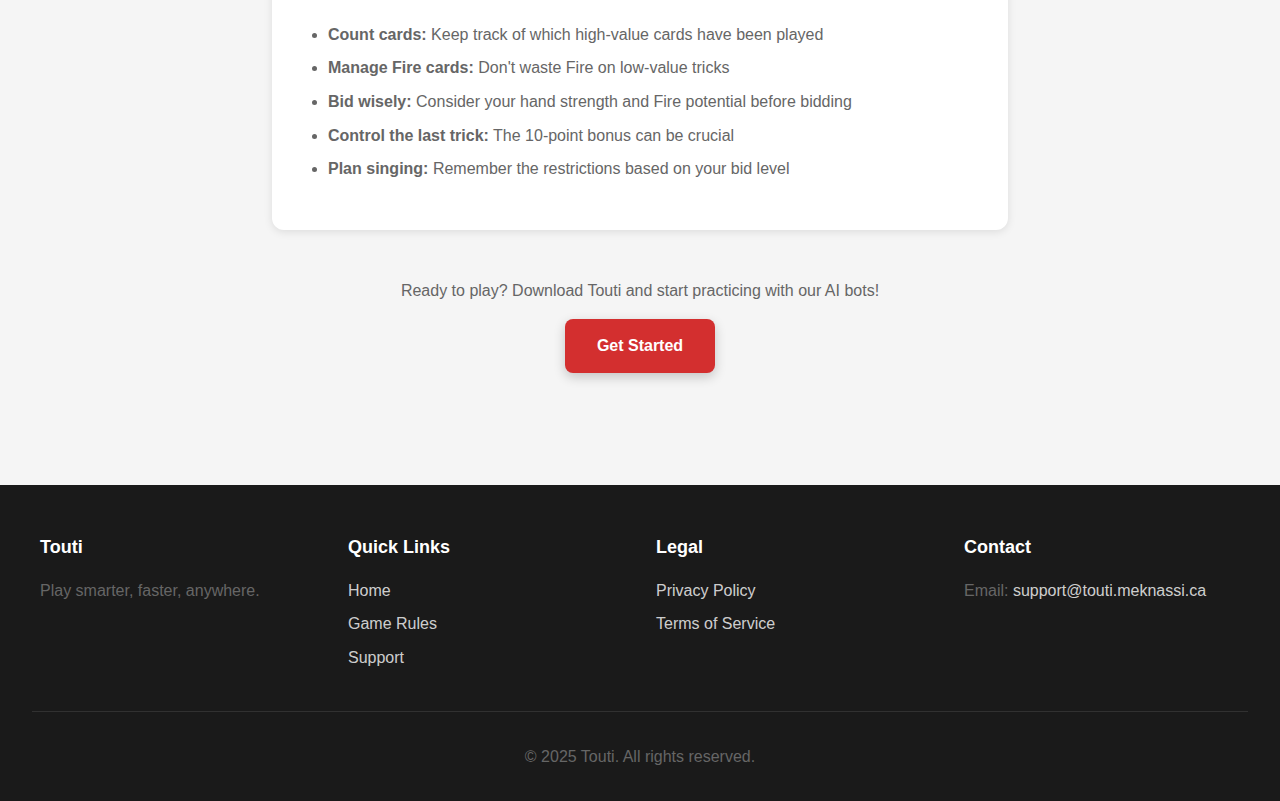
<file: public/pages/rules.html>
<!DOCTYPE html>
<html lang="en">
<head>
    <meta charset="UTF-8">
    <meta name="viewport" content="width=device-width, initial-scale=1.0">
    <meta name="description" content="Learn how to play Touti - complete rules, deck composition, bidding, trick play, and scoring explained.">
    <title>Game Rules - Touti</title>
    <link rel="stylesheet" href="../css/styles.css">
    <link rel="icon" type="image/png" href="../images/CopasSmall.png">
</head>
<body>
    <header>
        <nav>
            <a href="../index.html" class="logo">
                <img src="../images/CopasSmall.png" alt="Touti Logo">
                <h1>Touti</h1>
            </a>
            <button class="menu-toggle" aria-label="Toggle menu">
                <span></span>
                <span></span>
                <span></span>
            </button>
            <ul class="nav-links">
                <li><a href="../index.html">Home</a></li>
                <li><a href="rules.html">Game Rules</a></li>
                <li><a href="../support.html">Support</a></li>
                <li><a href="privacy.html">Privacy</a></li>
                <li><a href="terms.html">Terms</a></li>
            </ul>
        </nav>
    </header>

    <main>
        <div class="container-narrow">
            <h1>Touti Game Rules</h1>
            <p>Touti is a classic trick-taking card game played with a Spanish deck. Master the bidding, trump selection, and strategic play to outscore your opponents.</p>

            <div class="rule-section">
                <h2>The Deck</h2>
                <p>Touti is played with a 40-card Spanish deck consisting of four suits:</p>
                
                <div class="suit-symbols">
                    <div class="suit-symbol">
                        <img src="../images/OrosSmall.png" alt="Oros (Coins)">
                        <span>Oros (Coins)</span>
                    </div>
                    <div class="suit-symbol">
                        <img src="../images/CopasSmall.png" alt="Copas (Cups)">
                        <span>Copas (Cups)</span>
                    </div>
                    <div class="suit-symbol">
                        <img src="../images/EspadasSmall.png" alt="Espadas (Swords)">
                        <span>Espadas (Swords)</span>
                    </div>
                    <div class="suit-symbol">
                        <img src="../images/BastosSmall.png" alt="Bastos (Clubs)">
                        <span>Bastos (Clubs)</span>
                    </div>
                </div>

                <p>Each suit contains 10 cards: 1 (Ace), 2, 3, 4, 5, 6, 7, 10 (Sota), 11 (Caballo), and 12 (Rey).</p>

                <div class="card-examples">
                    <img src="../images/1O.png" alt="Ace of Oros">
                    <img src="../images/3C.png" alt="Three of Copas">
                    <img src="../images/10E.png" alt="Sota of Espadas">
                    <img src="../images/12B.png" alt="Rey of Bastos">
                    <img src="../images/7C.png" alt="Seven of Copas">
                    <img src="../images/4O.png" alt="Four of Oros">
                </div>
            </div>

            <div class="rule-section">
                <h2>Teams and Players</h2>
                <p>Touti is a four-player partnership game where players form two teams:</p>
                <ul>
                    <li><strong>Team 1:</strong> Players 1 and 3 (sitting opposite each other)</li>
                    <li><strong>Team 2:</strong> Players 2 and 4 (sitting opposite each other)</li>
                </ul>
                <p>Partners work together to win tricks and achieve the highest score.</p>
            </div>

            <div class="rule-section">
                <h2>Game Setup</h2>
                <p>At the start of each round:</p>
                <ol>
                    <li>The deck is shuffled</li>
                    <li>Each player is dealt 10 cards</li>
                    <li>The bidding phase begins</li>
                </ol>
            </div>

            <div class="rule-section">
                <h2>Bidding and Engagement</h2>
                <p>The bidding phase (called "engagement") determines who will choose the Fire (trump suit) and sets the minimum points that team must score.</p>
                
                <h3>How Bidding Works:</h3>
                <ul>
                    <li>Bidding starts from the player to the right of the dealer and proceeds counterclockwise</li>
                    <li>Valid bids are ascending values: 80, 90, 100, 110, 120, etc.</li>
                    <li>Each player can either bid higher than the current bid or pass</li>
                    <li>Once you pass, you cannot bid again in that round</li>
                    <li>The last player to make a valid bid wins the engagement</li>
                </ul>

                <h3>Choosing Fire (Trump):</h3>
                <p>The player who wins the bidding gets to choose the Fire (trump suit) — also known as <em>fayyo</em>, <em>triumpho</em>, or <em>l'atout</em>. The Fire suit beats all other suits during trick play.</p>
            </div>

            <div class="rule-section">
                <h2>Trick Play</h2>
                <p>After the Fire is chosen, the trick-taking phase begins. The player who won the bidding leads the first trick.</p>

                <h3>Playing Cards:</h3>
                <ol>
                    <li><strong>Follow suit:</strong> If you have a card of the led suit, you must play it</li>
                    <li><strong>Play Fire:</strong> If you don't have the led suit but have Fire cards, you must play a Fire</li>
                    <li><strong>Play any card:</strong> Only if you have neither the led suit nor Fire can you play any other card</li>
                </ol>

                <h3>Winning Tricks:</h3>
                <ul>
                    <li>The highest Fire card wins the trick</li>
                    <li>If no Fire is played, the highest card of the led suit wins</li>
                    <li>The winner of each trick leads the next trick</li>
                </ul>
            </div>

            <div class="rule-section">
                <h2>Scoring</h2>
                <p>Points are awarded based on the cards won in tricks and special declarations.</p>

                <h3>Card Values:</h3>
                
                <div class="card-value-group">
                    <h4>Ace (1) — 11 points</h4>
                    <div class="card-value-row">
                        <img src="../images/1O.png" alt="Ace of Oros">
                        <img src="../images/1C.png" alt="Ace of Copas">
                        <img src="../images/1E.png" alt="Ace of Espadas">
                        <img src="../images/1B.png" alt="Ace of Bastos">
                    </div>
                </div>

                <div class="card-value-group">
                    <h4>Three (3) — 10 points</h4>
                    <div class="card-value-row">
                        <img src="../images/3O.png" alt="Three of Oros">
                        <img src="../images/3C.png" alt="Three of Copas">
                        <img src="../images/3E.png" alt="Three of Espadas">
                        <img src="../images/3B.png" alt="Three of Bastos">
                    </div>
                </div>

                <div class="card-value-group">
                    <h4>Rey (12) — 4 points</h4>
                    <div class="card-value-row">
                        <img src="../images/12O.png" alt="Rey of Oros">
                        <img src="../images/12C.png" alt="Rey of Copas">
                        <img src="../images/12E.png" alt="Rey of Espadas">
                        <img src="../images/12B.png" alt="Rey of Bastos">
                    </div>
                </div>

                <div class="card-value-group">
                    <h4>Caballo (11) — 3 points</h4>
                    <div class="card-value-row">
                        <img src="../images/11O.png" alt="Caballo of Oros">
                        <img src="../images/11C.png" alt="Caballo of Copas">
                        <img src="../images/11E.png" alt="Caballo of Espadas">
                        <img src="../images/11B.png" alt="Caballo of Bastos">
                    </div>
                </div>

                <div class="card-value-group">
                    <h4>Sota (10) — 2 points</h4>
                    <div class="card-value-row">
                        <img src="../images/10O.png" alt="Sota of Oros">
                        <img src="../images/10C.png" alt="Sota of Copas">
                        <img src="../images/10E.png" alt="Sota of Espadas">
                        <img src="../images/10B.png" alt="Sota of Bastos">
                    </div>
                </div>

                <div class="card-value-group">
                    <h4>Cards with No Value — 0 points</h4>
                    <p style="text-align: center; margin-bottom: 1rem;">The following cards (2, 4, 5, 6, 7) are worth 0 points, grouped by suit and ranked highest to lowest:</p>
                    
                    <div class="zero-value-cards">
                        <div class="suit-group">
                            <div class="suit-group-title">Oros</div>
                            <div class="suit-cards">
                                <img src="../images/7O.png" alt="7 Oros">
                                <img src="../images/6O.png" alt="6 Oros">
                                <img src="../images/5O.png" alt="5 Oros">
                                <img src="../images/4O.png" alt="4 Oros">
                                <img src="../images/2O.png" alt="2 Oros">
                            </div>
                        </div>

                        <div class="suit-group">
                            <div class="suit-group-title">Copas</div>
                            <div class="suit-cards">
                                <img src="../images/7C.png" alt="7 Copas">
                                <img src="../images/6C.png" alt="6 Copas">
                                <img src="../images/5C.png" alt="5 Copas">
                                <img src="../images/4C.png" alt="4 Copas">
                                <img src="../images/2C.png" alt="2 Copas">
                            </div>
                        </div>

                        <div class="suit-group">
                            <div class="suit-group-title">Espadas</div>
                            <div class="suit-cards">
                                <img src="../images/7E.png" alt="7 Espadas">
                                <img src="../images/6E.png" alt="6 Espadas">
                                <img src="../images/5E.png" alt="5 Espadas">
                                <img src="../images/4E.png" alt="4 Espadas">
                                <img src="../images/2E.png" alt="2 Espadas">
                            </div>
                        </div>

                        <div class="suit-group">
                            <div class="suit-group-title">Bastos</div>
                            <div class="suit-cards">
                                <img src="../images/7B.png" alt="7 Bastos">
                                <img src="../images/6B.png" alt="6 Bastos">
                                <img src="../images/5B.png" alt="5 Bastos">
                                <img src="../images/4B.png" alt="4 Bastos">
                                <img src="../images/2B.png" alt="2 Bastos">
                            </div>
                        </div>
                    </div>
                </div>

                <p>The total card points in the deck equal 120 points.</p>

                <h3>Last Trick Bonus:</h3>
                <p>The team that wins the last trick of the round receives an additional <strong>10 points</strong>.</p>

                <h3>Singing (Declarations):</h3>
                <p>The engaging team can declare "singing" when they hold both the <strong>Caballo (11)</strong> and <strong>Rey (12)</strong> of the same suit, provided they still hold these cards after winning a trick.</p>
                
                <h4>Singing Rules:</h4>
                <ul>
                    <li>A player can declare singing after their team wins a trick</li>
                    <li>They must hold both Caballo and Rey of the same suit</li>
                    <li>If the suit is the <strong>Fire</strong>, singing is worth <strong>40 points</strong></li>
                    <li>If the suit is <strong>not the Fire</strong>, singing is worth <strong>20 points</strong></li>
                    <li>Singing can be done once per trick</li>
                    <li>The same suit cannot be sung twice in a round</li>
                </ul>

                <h4>Singing Restrictions by Bid Level:</h4>
                <ul>
                    <li><strong>80 engagement:</strong> No singing allowed</li>
                    <li><strong>90 engagement:</strong> Maximum 20 points (non-Fire suit only)</li>
                    <li><strong>100 engagement:</strong> Maximum 40 points (Fire suit allowed)</li>
                    <li><strong>110+ engagement:</strong> Unlimited singing</li>
                </ul>
            </div>

            <div class="rule-section">
                <h2>Winning the Round</h2>
                <p>After all tricks are played, points are tallied:</p>
                <ul>
                    <li>If the bidding team scores at least their bid amount, they earn their actual score</li>
                    <li>If they fail to meet their bid, they lose points equal to their bid</li>
                    <li>The opposing team always scores the points they collected</li>
                </ul>
            </div>

            <div class="rule-section">
                <h2>Winning the Game</h2>
                <p>The game continues for multiple rounds. The first team to reach <strong>600 points</strong> wins the game.</p>
            </div>

            <div class="rule-section">
                <h2>Strategy Tips</h2>
                <ul>
                    <li><strong>Count cards:</strong> Keep track of which high-value cards have been played</li>
                    <li><strong>Manage Fire cards:</strong> Don't waste Fire on low-value tricks</li>
                    <li><strong>Bid wisely:</strong> Consider your hand strength and Fire potential before bidding</li>
                    <li><strong>Control the last trick:</strong> The 10-point bonus can be crucial</li>
                    <li><strong>Plan singing:</strong> Remember the restrictions based on your bid level</li>
                </ul>
            </div>

            <div style="text-align: center; margin-top: 3rem;">
                <p>Ready to play? Download Touti and start practicing with our AI bots!</p>
                <a href="../index.html" class="btn btn-primary">Get Started</a>
            </div>
        </div>
    </main>

    <footer>
        <div class="footer-content">
            <div class="footer-section">
                <h3>Touti</h3>
                <p>Play smarter, faster, anywhere.</p>
            </div>
            <div class="footer-section">
                <h3>Quick Links</h3>
                <ul>
                    <li><a href="../index.html">Home</a></li>
                    <li><a href="rules.html">Game Rules</a></li>
                    <li><a href="../support.html">Support</a></li>
                </ul>
            </div>
            <div class="footer-section">
                <h3>Legal</h3>
                <ul>
                    <li><a href="privacy.html">Privacy Policy</a></li>
                    <li><a href="terms.html">Terms of Service</a></li>
                </ul>
            </div>
            <div class="footer-section">
                <h3>Contact</h3>
                <p>Email: <a href="mailto:support@touti.meknassi.ca">support@touti.meknassi.ca</a></p>
            </div>
        </div>
        <div class="footer-bottom">
            <p>&copy; 2025 Touti. All rights reserved.</p>
        </div>
    </footer>

    <script src="../js/main.js"></script>
</body>
</html>
</file>
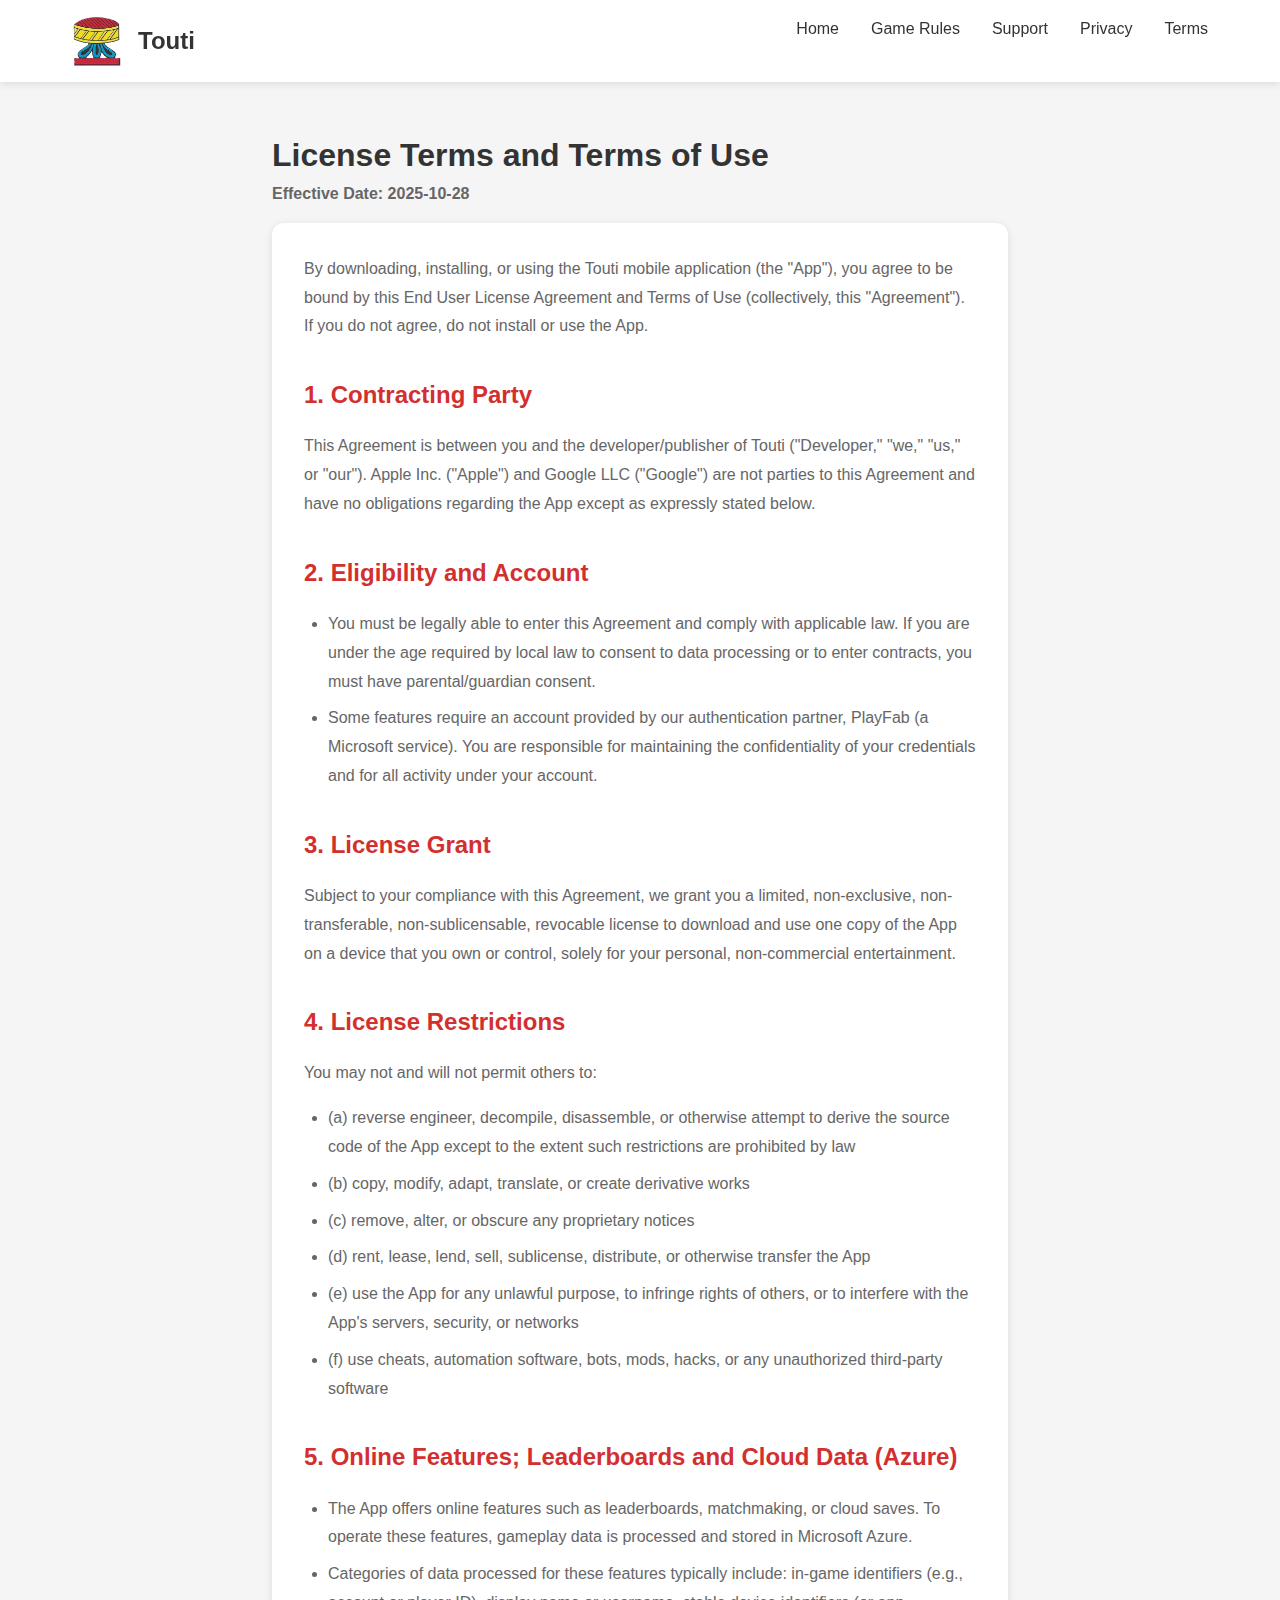
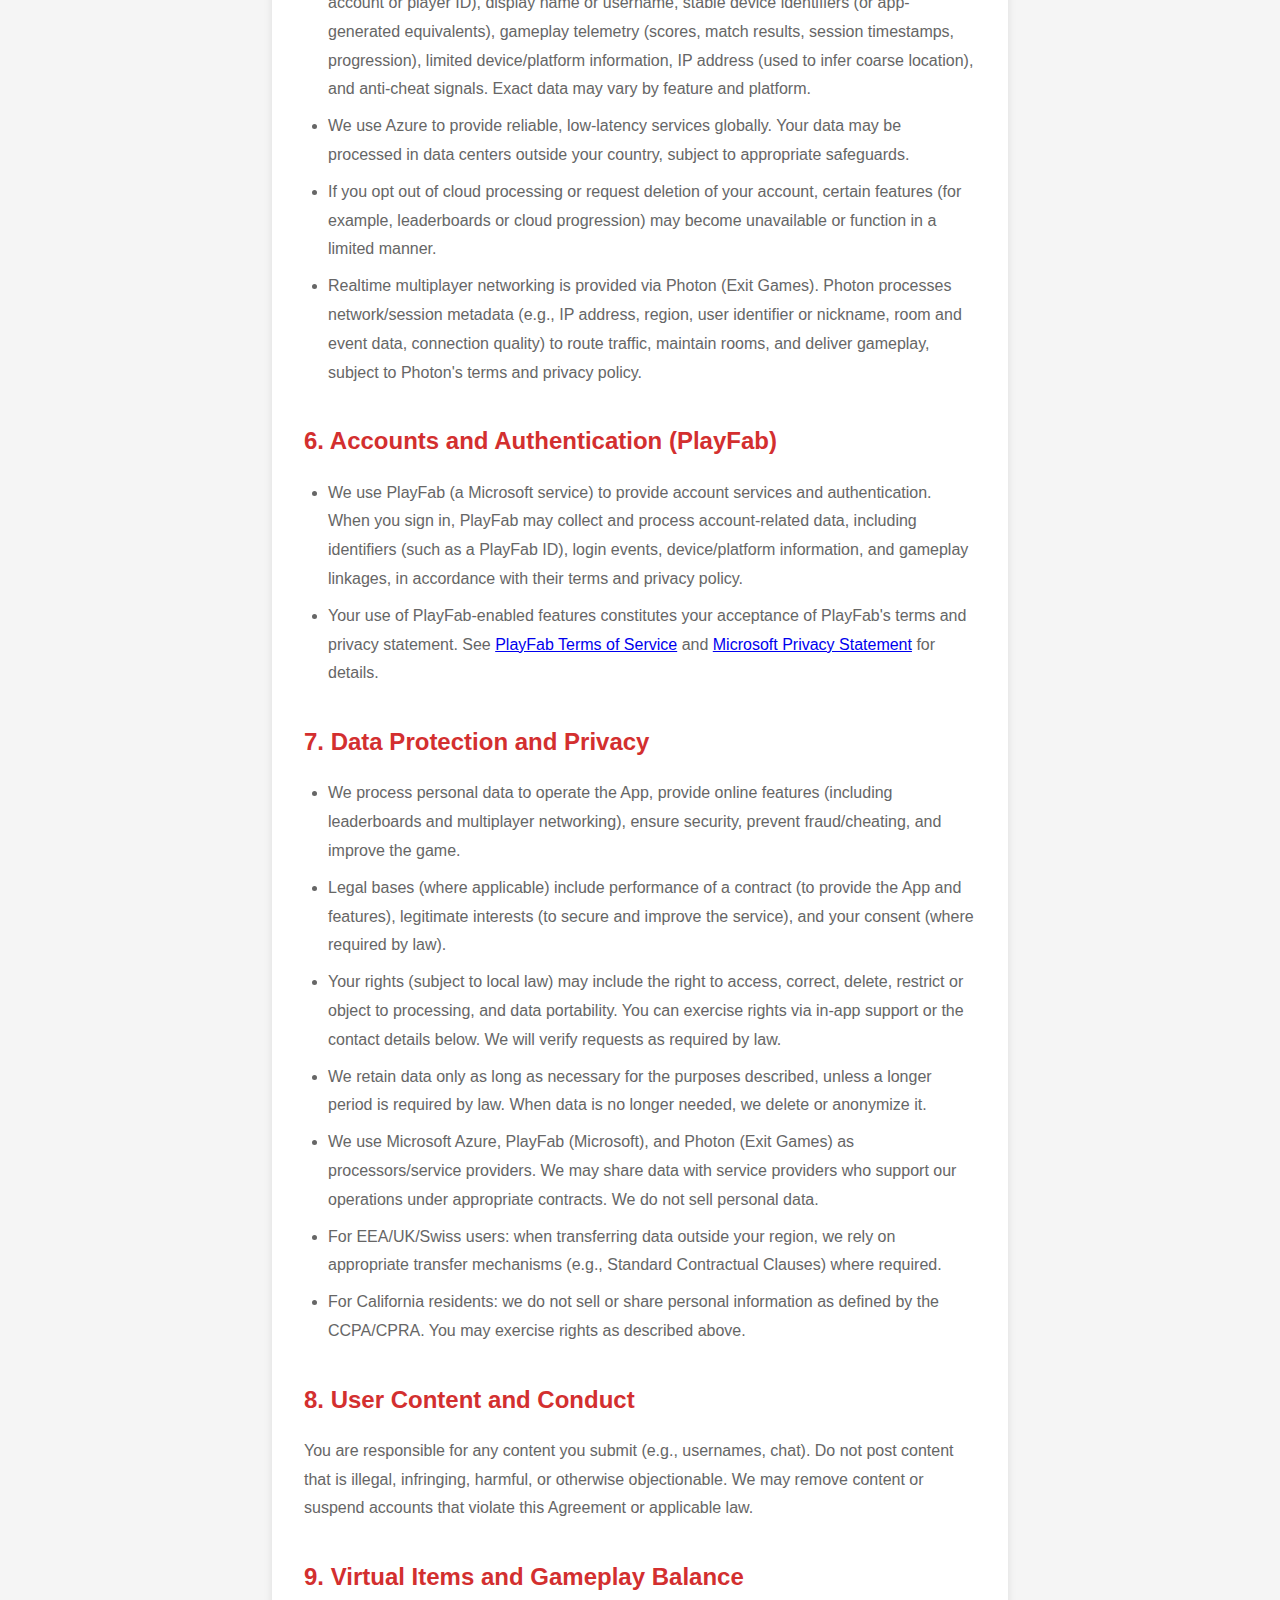
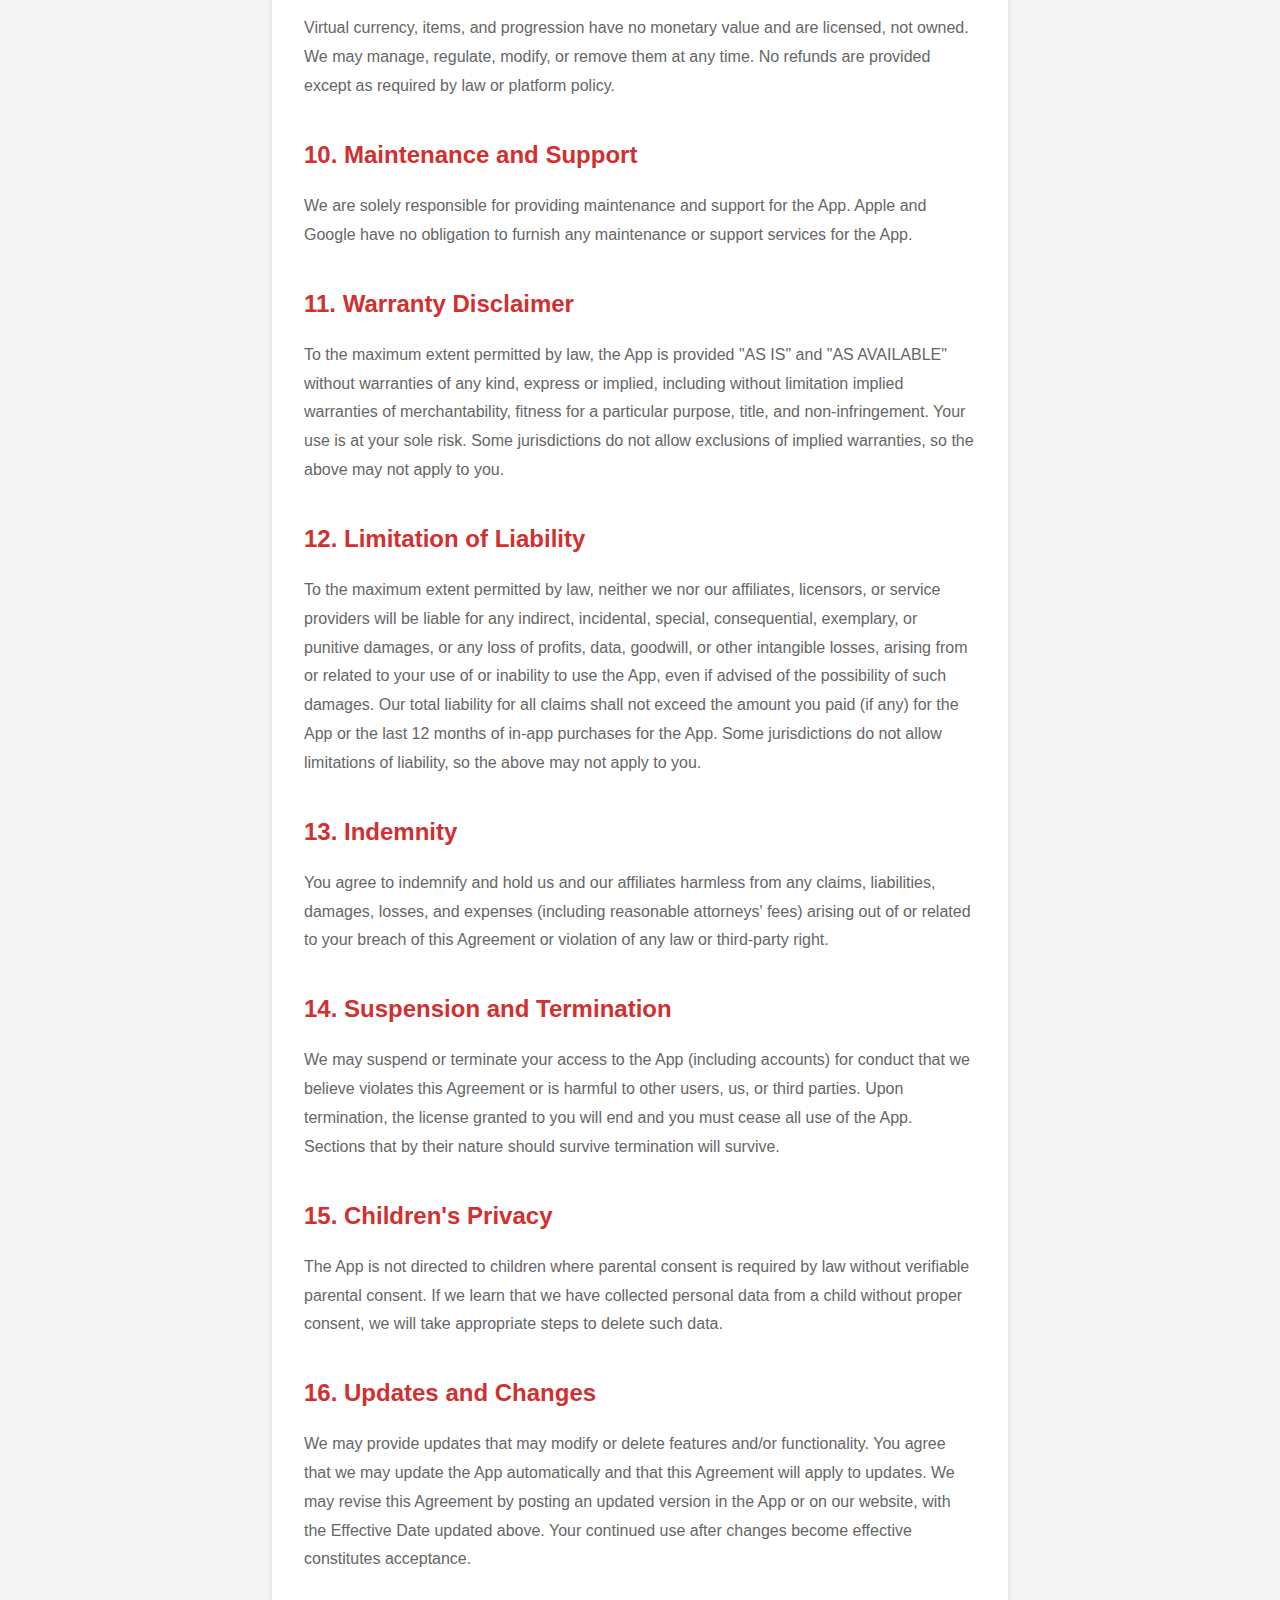
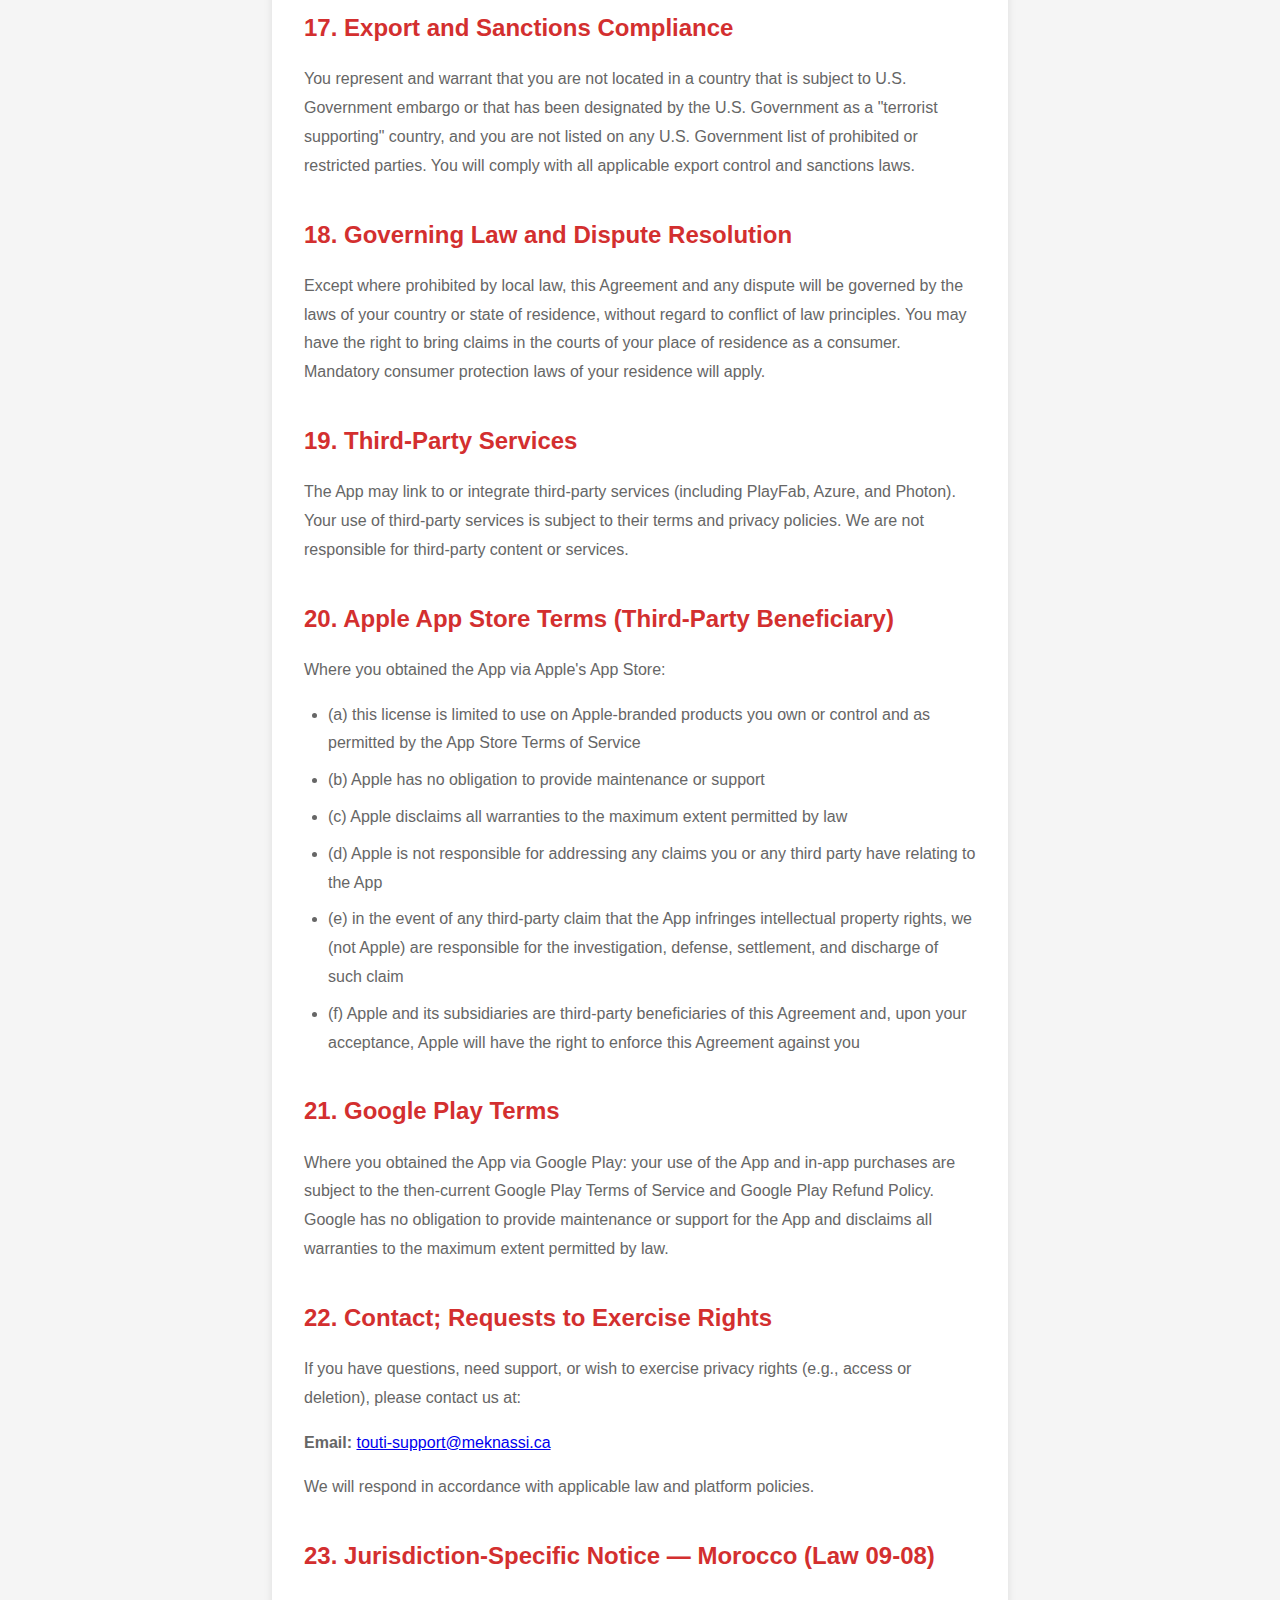
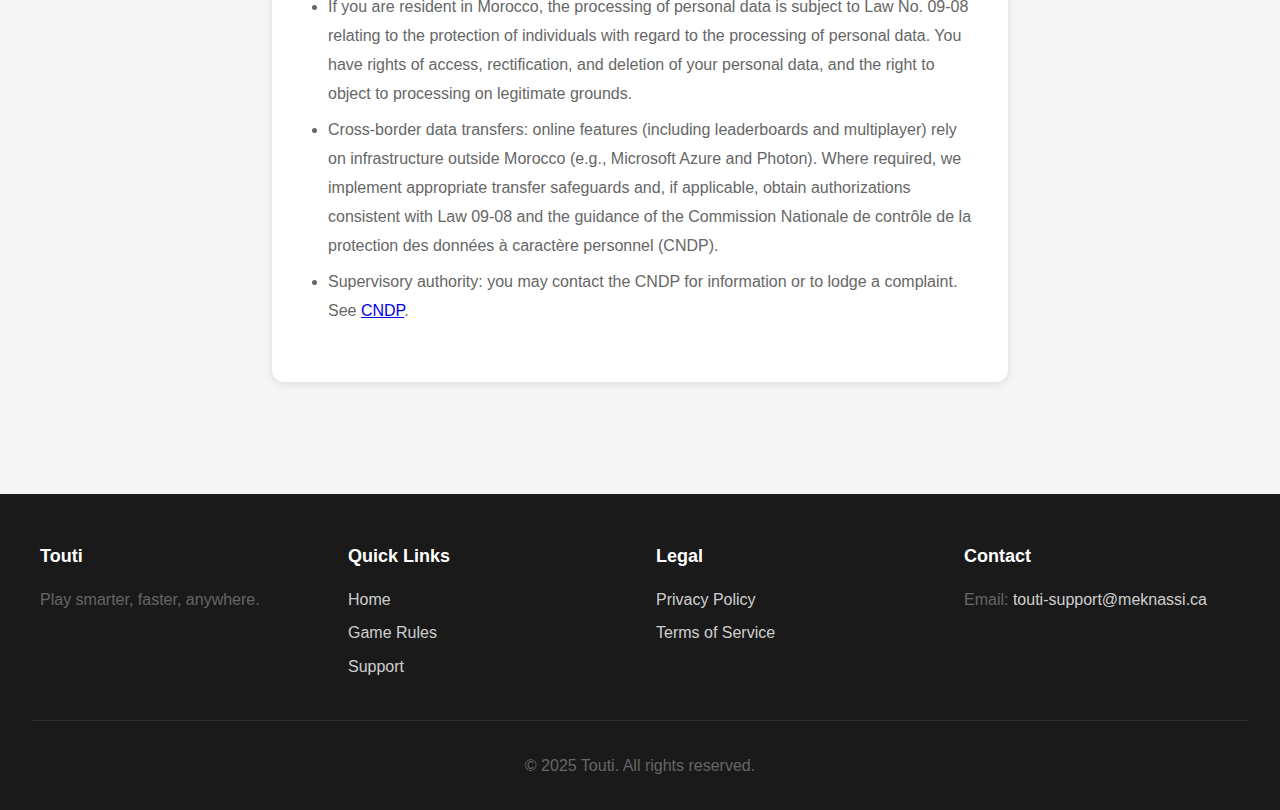
<file: public/pages/terms.html>
<!DOCTYPE html>
<html lang="en">
<head>
    <meta charset="UTF-8">
    <meta name="viewport" content="width=device-width, initial-scale=1.0">
    <meta name="description" content="Touti Terms of Service - End User License Agreement and Terms of Use.">
    <title>Terms of Service - Touti</title>
    <link rel="stylesheet" href="../css/styles.css">
    <link rel="icon" type="image/png" href="../images/CopasSmall.png">
</head>
<body>
    <header>
        <nav>
            <a href="../index.html" class="logo">
                <img src="../images/CopasSmall.png" alt="Touti Logo">
                <h1>Touti</h1>
            </a>
            <button class="menu-toggle" aria-label="Toggle menu">
                <span></span>
                <span></span>
                <span></span>
            </button>
            <ul class="nav-links">
                <li><a href="../index.html">Home</a></li>
                <li><a href="rules.html">Game Rules</a></li>
                <li><a href="../support.html">Support</a></li>
                <li><a href="privacy.html">Privacy</a></li>
                <li><a href="terms.html">Terms</a></li>
            </ul>
        </nav>
    </header>

    <main>
        <div class="container-narrow">
            <h1>License Terms and Terms of Use</h1>
            <p><strong>Effective Date: 2025-10-28</strong></p>

            <div class="legal-content">
                <p>By downloading, installing, or using the Touti mobile application (the "App"), you agree to be bound by this End User License Agreement and Terms of Use (collectively, this "Agreement"). If you do not agree, do not install or use the App.</p>

                <h3>1. Contracting Party</h3>
                <p>This Agreement is between you and the developer/publisher of Touti ("Developer," "we," "us," or "our"). Apple Inc. ("Apple") and Google LLC ("Google") are not parties to this Agreement and have no obligations regarding the App except as expressly stated below.</p>

                <h3>2. Eligibility and Account</h3>
                <ul>
                    <li>You must be legally able to enter this Agreement and comply with applicable law. If you are under the age required by local law to consent to data processing or to enter contracts, you must have parental/guardian consent.</li>
                    <li>Some features require an account provided by our authentication partner, PlayFab (a Microsoft service). You are responsible for maintaining the confidentiality of your credentials and for all activity under your account.</li>
                </ul>

                <h3>3. License Grant</h3>
                <p>Subject to your compliance with this Agreement, we grant you a limited, non-exclusive, non-transferable, non-sublicensable, revocable license to download and use one copy of the App on a device that you own or control, solely for your personal, non-commercial entertainment.</p>

                <h3>4. License Restrictions</h3>
                <p>You may not and will not permit others to:</p>
                <ul>
                    <li>(a) reverse engineer, decompile, disassemble, or otherwise attempt to derive the source code of the App except to the extent such restrictions are prohibited by law</li>
                    <li>(b) copy, modify, adapt, translate, or create derivative works</li>
                    <li>(c) remove, alter, or obscure any proprietary notices</li>
                    <li>(d) rent, lease, lend, sell, sublicense, distribute, or otherwise transfer the App</li>
                    <li>(e) use the App for any unlawful purpose, to infringe rights of others, or to interfere with the App's servers, security, or networks</li>
                    <li>(f) use cheats, automation software, bots, mods, hacks, or any unauthorized third-party software</li>
                </ul>

                <h3>5. Online Features; Leaderboards and Cloud Data (Azure)</h3>
                <ul>
                    <li>The App offers online features such as leaderboards, matchmaking, or cloud saves. To operate these features, gameplay data is processed and stored in Microsoft Azure.</li>
                    <li>Categories of data processed for these features typically include: in-game identifiers (e.g., account or player ID), display name or username, stable device identifiers (or app-generated equivalents), gameplay telemetry (scores, match results, session timestamps, progression), limited device/platform information, IP address (used to infer coarse location), and anti-cheat signals. Exact data may vary by feature and platform.</li>
                    <li>We use Azure to provide reliable, low-latency services globally. Your data may be processed in data centers outside your country, subject to appropriate safeguards.</li>
                    <li>If you opt out of cloud processing or request deletion of your account, certain features (for example, leaderboards or cloud progression) may become unavailable or function in a limited manner.</li>
                    <li>Realtime multiplayer networking is provided via Photon (Exit Games). Photon processes network/session metadata (e.g., IP address, region, user identifier or nickname, room and event data, connection quality) to route traffic, maintain rooms, and deliver gameplay, subject to Photon's terms and privacy policy.</li>
                </ul>

                <h3>6. Accounts and Authentication (PlayFab)</h3>
                <ul>
                    <li>We use PlayFab (a Microsoft service) to provide account services and authentication. When you sign in, PlayFab may collect and process account-related data, including identifiers (such as a PlayFab ID), login events, device/platform information, and gameplay linkages, in accordance with their terms and privacy policy.</li>
                    <li>Your use of PlayFab-enabled features constitutes your acceptance of PlayFab's terms and privacy statement. See <a href="https://playfab.com/terms/" target="_blank" rel="noopener">PlayFab Terms of Service</a> and <a href="https://privacy.microsoft.com/privacystatement" target="_blank" rel="noopener">Microsoft Privacy Statement</a> for details.</li>
                </ul>

                <h3>7. Data Protection and Privacy</h3>
                <ul>
                    <li>We process personal data to operate the App, provide online features (including leaderboards and multiplayer networking), ensure security, prevent fraud/cheating, and improve the game.</li>
                    <li>Legal bases (where applicable) include performance of a contract (to provide the App and features), legitimate interests (to secure and improve the service), and your consent (where required by law).</li>
                    <li>Your rights (subject to local law) may include the right to access, correct, delete, restrict or object to processing, and data portability. You can exercise rights via in-app support or the contact details below. We will verify requests as required by law.</li>
                    <li>We retain data only as long as necessary for the purposes described, unless a longer period is required by law. When data is no longer needed, we delete or anonymize it.</li>
                    <li>We use Microsoft Azure, PlayFab (Microsoft), and Photon (Exit Games) as processors/service providers. We may share data with service providers who support our operations under appropriate contracts. We do not sell personal data.</li>
                    <li>For EEA/UK/Swiss users: when transferring data outside your region, we rely on appropriate transfer mechanisms (e.g., Standard Contractual Clauses) where required.</li>
                    <li>For California residents: we do not sell or share personal information as defined by the CCPA/CPRA. You may exercise rights as described above.</li>
                </ul>

                <h3>8. User Content and Conduct</h3>
                <p>You are responsible for any content you submit (e.g., usernames, chat). Do not post content that is illegal, infringing, harmful, or otherwise objectionable. We may remove content or suspend accounts that violate this Agreement or applicable law.</p>

                <h3>9. Virtual Items and Gameplay Balance</h3>
                <p>Virtual currency, items, and progression have no monetary value and are licensed, not owned. We may manage, regulate, modify, or remove them at any time. No refunds are provided except as required by law or platform policy.</p>

                <h3>10. Maintenance and Support</h3>
                <p>We are solely responsible for providing maintenance and support for the App. Apple and Google have no obligation to furnish any maintenance or support services for the App.</p>

                <h3>11. Warranty Disclaimer</h3>
                <p>To the maximum extent permitted by law, the App is provided "AS IS" and "AS AVAILABLE" without warranties of any kind, express or implied, including without limitation implied warranties of merchantability, fitness for a particular purpose, title, and non-infringement. Your use is at your sole risk. Some jurisdictions do not allow exclusions of implied warranties, so the above may not apply to you.</p>

                <h3>12. Limitation of Liability</h3>
                <p>To the maximum extent permitted by law, neither we nor our affiliates, licensors, or service providers will be liable for any indirect, incidental, special, consequential, exemplary, or punitive damages, or any loss of profits, data, goodwill, or other intangible losses, arising from or related to your use of or inability to use the App, even if advised of the possibility of such damages. Our total liability for all claims shall not exceed the amount you paid (if any) for the App or the last 12 months of in-app purchases for the App. Some jurisdictions do not allow limitations of liability, so the above may not apply to you.</p>

                <h3>13. Indemnity</h3>
                <p>You agree to indemnify and hold us and our affiliates harmless from any claims, liabilities, damages, losses, and expenses (including reasonable attorneys' fees) arising out of or related to your breach of this Agreement or violation of any law or third-party right.</p>

                <h3>14. Suspension and Termination</h3>
                <p>We may suspend or terminate your access to the App (including accounts) for conduct that we believe violates this Agreement or is harmful to other users, us, or third parties. Upon termination, the license granted to you will end and you must cease all use of the App. Sections that by their nature should survive termination will survive.</p>

                <h3>15. Children's Privacy</h3>
                <p>The App is not directed to children where parental consent is required by law without verifiable parental consent. If we learn that we have collected personal data from a child without proper consent, we will take appropriate steps to delete such data.</p>

                <h3>16. Updates and Changes</h3>
                <p>We may provide updates that may modify or delete features and/or functionality. You agree that we may update the App automatically and that this Agreement will apply to updates. We may revise this Agreement by posting an updated version in the App or on our website, with the Effective Date updated above. Your continued use after changes become effective constitutes acceptance.</p>

                <h3>17. Export and Sanctions Compliance</h3>
                <p>You represent and warrant that you are not located in a country that is subject to U.S. Government embargo or that has been designated by the U.S. Government as a "terrorist supporting" country, and you are not listed on any U.S. Government list of prohibited or restricted parties. You will comply with all applicable export control and sanctions laws.</p>

                <h3>18. Governing Law and Dispute Resolution</h3>
                <p>Except where prohibited by local law, this Agreement and any dispute will be governed by the laws of your country or state of residence, without regard to conflict of law principles. You may have the right to bring claims in the courts of your place of residence as a consumer. Mandatory consumer protection laws of your residence will apply.</p>

                <h3>19. Third-Party Services</h3>
                <p>The App may link to or integrate third-party services (including PlayFab, Azure, and Photon). Your use of third-party services is subject to their terms and privacy policies. We are not responsible for third-party content or services.</p>

                <h3>20. Apple App Store Terms (Third-Party Beneficiary)</h3>
                <p>Where you obtained the App via Apple's App Store:</p>
                <ul>
                    <li>(a) this license is limited to use on Apple-branded products you own or control and as permitted by the App Store Terms of Service</li>
                    <li>(b) Apple has no obligation to provide maintenance or support</li>
                    <li>(c) Apple disclaims all warranties to the maximum extent permitted by law</li>
                    <li>(d) Apple is not responsible for addressing any claims you or any third party have relating to the App</li>
                    <li>(e) in the event of any third-party claim that the App infringes intellectual property rights, we (not Apple) are responsible for the investigation, defense, settlement, and discharge of such claim</li>
                    <li>(f) Apple and its subsidiaries are third-party beneficiaries of this Agreement and, upon your acceptance, Apple will have the right to enforce this Agreement against you</li>
                </ul>

                <h3>21. Google Play Terms</h3>
                <p>Where you obtained the App via Google Play: your use of the App and in-app purchases are subject to the then-current Google Play Terms of Service and Google Play Refund Policy. Google has no obligation to provide maintenance or support for the App and disclaims all warranties to the maximum extent permitted by law.</p>

                <h3>22. Contact; Requests to Exercise Rights</h3>
                <p>If you have questions, need support, or wish to exercise privacy rights (e.g., access or deletion), please contact us at:</p>
                <p><strong>Email:</strong> <a href="mailto:touti-support@meknassi.ca">touti-support@meknassi.ca</a></p>
                <p>We will respond in accordance with applicable law and platform policies.</p>

                <h3>23. Jurisdiction-Specific Notice — Morocco (Law 09-08)</h3>
                <ul>
                    <li>If you are resident in Morocco, the processing of personal data is subject to Law No. 09-08 relating to the protection of individuals with regard to the processing of personal data. You have rights of access, rectification, and deletion of your personal data, and the right to object to processing on legitimate grounds.</li>
                    <li>Cross-border data transfers: online features (including leaderboards and multiplayer) rely on infrastructure outside Morocco (e.g., Microsoft Azure and Photon). Where required, we implement appropriate transfer safeguards and, if applicable, obtain authorizations consistent with Law 09-08 and the guidance of the Commission Nationale de contrôle de la protection des données à caractère personnel (CNDP).</li>
                    <li>Supervisory authority: you may contact the CNDP for information or to lodge a complaint. See <a href="https://www.cndp.ma/" target="_blank" rel="noopener">CNDP</a>.</li>
                </ul>
            </div>
        </div>
    </main>

    <footer>
        <div class="footer-content">
            <div class="footer-section">
                <h3>Touti</h3>
                <p>Play smarter, faster, anywhere.</p>
            </div>
            <div class="footer-section">
                <h3>Quick Links</h3>
                <ul>
                    <li><a href="../index.html">Home</a></li>
                    <li><a href="rules.html">Game Rules</a></li>
                    <li><a href="../support.html">Support</a></li>
                </ul>
            </div>
            <div class="footer-section">
                <h3>Legal</h3>
                <ul>
                    <li><a href="privacy.html">Privacy Policy</a></li>
                    <li><a href="terms.html">Terms of Service</a></li>
                </ul>
            </div>
            <div class="footer-section">
                <h3>Contact</h3>
                <p>Email: <a href="mailto:touti-support@meknassi.ca">touti-support@meknassi.ca</a></p>
            </div>
        </div>
        <div class="footer-bottom">
            <p>&copy; 2025 Touti. All rights reserved.</p>
        </div>
    </footer>

    <script src="../js/main.js"></script>
</body>
</html>
</file>
<file: public/css/styles.css>
/* Touti Game Support Website - Global Styles */

:root {
  --primary-red: #D32F2F;
  --primary-blue: #1976D2;
  --primary-yellow: #FBC02D;
  --primary-green: #388E3C;
  --dark-bg: #1a1a1a;
  --light-bg: #f5f5f5;
  --card-bg: #ffffff;
  --text-primary: #333333;
  --text-secondary: #666666;
  --border-color: #e0e0e0;
  --shadow: 0 2px 8px rgba(0, 0, 0, 0.1);
  --shadow-hover: 0 4px 16px rgba(0, 0, 0, 0.15);
}

* {
  margin: 0;
  padding: 0;
  box-sizing: border-box;
}

html {
  scroll-behavior: smooth;
}

body {
  font-family: -apple-system, BlinkMacSystemFont, 'Segoe UI', Roboto, 'Helvetica Neue', Arial, sans-serif;
  line-height: 1.6;
  color: var(--text-primary);
  background-color: var(--light-bg);
}

/* Header and Navigation */
header {
  background-color: var(--card-bg);
  box-shadow: var(--shadow);
  position: sticky;
  top: 0;
  z-index: 1000;
}

nav {
  max-width: 1200px;
  margin: 0 auto;
  padding: 1rem 2rem;
  display: flex;
  justify-content: space-between;
  align-items: center;
}

.logo {
  display: flex;
  align-items: center;
  gap: 1rem;
  text-decoration: none;
  color: var(--text-primary);
}

.logo img {
  height: 50px;
  width: auto;
}

.logo h1 {
  font-size: 1.5rem;
  font-weight: 700;
}

.nav-links {
  display: flex;
  gap: 2rem;
  list-style: none;
}

.nav-links a {
  text-decoration: none;
  color: var(--text-primary);
  font-weight: 500;
  transition: color 0.3s ease;
}

.nav-links a:hover {
  color: var(--primary-red);
}

/* Mobile Menu Toggle */
.menu-toggle {
  display: none;
  flex-direction: column;
  gap: 4px;
  background: none;
  border: none;
  cursor: pointer;
}

.menu-toggle span {
  width: 25px;
  height: 3px;
  background-color: var(--text-primary);
  border-radius: 2px;
}

/* Hero Section */
.hero {
  background-image: url('../images/background2.png');
  background-size: cover;
  background-position: center;
  background-repeat: no-repeat;
  position: relative;
  color: white;
  padding: 4rem 2rem;
  text-align: center;
}

.hero::before {
  content: '';
  position: absolute;
  top: 0;
  left: 0;
  right: 0;
  bottom: 0;
  background: rgba(0, 0, 0, 0.5);
  z-index: 1;
}

.hero * {
  position: relative;
  z-index: 2;
}

.hero-content {
  max-width: 800px;
  margin: 0 auto;
}

.hero h1 {
  font-size: 3rem;
  margin-bottom: 1rem;
  font-weight: 700;
}

.hero p {
  font-size: 1.25rem;
  margin-bottom: 2rem;
  opacity: 0.95;
}

.download-buttons {
  display: flex;
  gap: 1rem;
  justify-content: center;
  flex-wrap: wrap;
}

.btn {
  display: inline-block;
  padding: 0.875rem 2rem;
  border-radius: 8px;
  text-decoration: none;
  font-weight: 600;
  transition: all 0.3s ease;
  cursor: pointer;
  border: none;
  font-size: 1rem;
}

.btn-primary {
  background-color: var(--primary-red);
  color: white;
  box-shadow: 0 4px 12px rgba(0, 0, 0, 0.2);
}

.btn-primary:hover {
  transform: translateY(-2px);
  box-shadow: 0 6px 20px rgba(0, 0, 0, 0.3);
  background-color: #B71C1C;
}

.btn-secondary {
  background-color: rgba(255, 255, 255, 0.95);
  color: var(--text-primary);
  border: 2px solid white;
  box-shadow: 0 4px 12px rgba(0, 0, 0, 0.2);
}

.btn-secondary:hover {
  background-color: white;
  transform: translateY(-2px);
  box-shadow: 0 6px 20px rgba(0, 0, 0, 0.3);
}

/* Container */
.container {
  max-width: 1200px;
  margin: 0 auto;
  padding: 3rem 2rem;
}

.container-narrow {
  max-width: 800px;
  margin: 0 auto;
  padding: 3rem 2rem;
}

/* Section Styling */
section {
  margin-bottom: 3rem;
}

h2 {
  font-size: 2rem;
  margin-bottom: 1.5rem;
  color: var(--text-primary);
}

h3 {
  font-size: 1.5rem;
  margin-bottom: 1rem;
  color: var(--text-primary);
}

h4 {
  font-size: 1.25rem;
  margin-bottom: 0.75rem;
  color: var(--text-primary);
}

p {
  margin-bottom: 1rem;
  color: var(--text-secondary);
}

/* Feature Grid */
.features {
  display: grid;
  grid-template-columns: repeat(auto-fit, minmax(250px, 1fr));
  gap: 2rem;
  margin-top: 2rem;
}

.feature-card {
  background: var(--card-bg);
  padding: 2rem;
  border-radius: 12px;
  box-shadow: var(--shadow);
  transition: transform 0.3s ease, box-shadow 0.3s ease;
}

.feature-card:hover {
  transform: translateY(-4px);
  box-shadow: var(--shadow-hover);
}

.feature-icon {
  font-size: 2.5rem;
  margin-bottom: 1rem;
}

.feature-card h3 {
  margin-bottom: 0.5rem;
  font-size: 1.25rem;
}

/* Screenshot Section */
.screenshot-container {
  text-align: center;
  margin: 3rem 0;
}

.screenshot-container img {
  max-width: 100%;
  height: auto;
  max-height: 600px;
  border-radius: 12px;
  box-shadow: var(--shadow-hover);
}

/* FAQ Section */
.faq-item {
  background: var(--card-bg);
  padding: 1.5rem;
  margin-bottom: 1rem;
  border-radius: 8px;
  box-shadow: var(--shadow);
}

.faq-item h3 {
  margin-bottom: 0.75rem;
  color: var(--primary-red);
  font-size: 1.125rem;
}

/* Rules Page Specific */
.rule-section {
  background: var(--card-bg);
  padding: 2rem;
  margin-bottom: 2rem;
  border-radius: 12px;
  box-shadow: var(--shadow);
}

.card-examples {
  display: flex;
  gap: 1rem;
  flex-wrap: wrap;
  align-items: center;
  margin: 1.5rem 0;
}

.card-examples img {
  height: 150px;
  width: auto;
  border-radius: 8px;
  box-shadow: var(--shadow);
}

.card-value-group {
  margin: 2rem 0;
  padding: 1.5rem;
  background: var(--light-bg);
  border-radius: 12px;
}

.card-value-group h4 {
  margin-bottom: 1rem;
  color: var(--primary-red);
  text-align: center;
}

.card-value-row {
  display: flex;
  gap: 1rem;
  align-items: center;
  justify-content: center;
  flex-wrap: wrap;
  margin-bottom: 1rem;
}

.card-value-row img {
  height: 120px;
  width: auto;
  border-radius: 8px;
  box-shadow: var(--shadow);
}

.zero-value-cards {
  display: flex;
  gap: 1.5rem;
  flex-wrap: wrap;
  justify-content: center;
  margin-top: 1.5rem;
}

.suit-group {
  display: flex;
  flex-direction: column;
  align-items: center;
  gap: 0.5rem;
}

.suit-group-title {
  font-weight: 600;
  color: var(--text-secondary);
  margin-bottom: 0.5rem;
}

.suit-cards {
  display: flex;
  gap: 0.5rem;
  flex-wrap: wrap;
}

.suit-cards img {
  height: 100px;
  width: auto;
  border-radius: 6px;
  box-shadow: var(--shadow);
}

.suit-symbols {
  display: flex;
  gap: 1.5rem;
  flex-wrap: wrap;
  margin: 1.5rem 0;
}

.suit-symbol {
  display: flex;
  flex-direction: column;
  align-items: center;
  gap: 0.5rem;
}

.suit-symbol img {
  height: 80px;
  width: auto;
}

.suit-symbol span {
  font-weight: 600;
  color: var(--text-secondary);
}

/* List Styling */
ul, ol {
  margin-left: 1.5rem;
  margin-bottom: 1rem;
}

li {
  margin-bottom: 0.5rem;
  color: var(--text-secondary);
}

/* Legal Pages */
.legal-content {
  background: var(--card-bg);
  padding: 2rem;
  border-radius: 12px;
  box-shadow: var(--shadow);
  line-height: 1.8;
}

.legal-content h3 {
  margin-top: 2rem;
  margin-bottom: 1rem;
  color: var(--primary-red);
}

.legal-content h4 {
  margin-top: 1.5rem;
  margin-bottom: 0.75rem;
}

.legal-content ul {
  margin-bottom: 1.5rem;
}

/* Email Verification Pages */
.message-container {
  text-align: center;
  padding: 4rem 2rem;
}

.message-icon {
  font-size: 4rem;
  margin-bottom: 1rem;
}

.message-icon.success {
  color: var(--primary-green);
}

.message-icon.error {
  color: var(--primary-red);
}

.message-container h1 {
  margin-bottom: 1rem;
  font-size: 2rem;
}

.message-container p {
  font-size: 1.125rem;
  margin-bottom: 2rem;
}

/* Contact Info */
.contact-info {
  background: var(--card-bg);
  padding: 2rem;
  border-radius: 12px;
  box-shadow: var(--shadow);
  text-align: center;
}

.contact-info a {
  color: var(--primary-blue);
  text-decoration: none;
  font-weight: 600;
}

.contact-info a:hover {
  text-decoration: underline;
}

/* Footer */
footer {
  background-color: var(--dark-bg);
  color: white;
  padding: 3rem 2rem 1rem;
  margin-top: 4rem;
}

.footer-content {
  max-width: 1200px;
  margin: 0 auto;
  display: grid;
  grid-template-columns: repeat(auto-fit, minmax(250px, 1fr));
  gap: 2rem;
}

.footer-section h3 {
  color: white;
  margin-bottom: 1rem;
  font-size: 1.125rem;
}

.footer-section ul {
  list-style: none;
  margin: 0;
}

.footer-section li {
  margin-bottom: 0.5rem;
}

.footer-section a {
  color: rgba(255, 255, 255, 0.8);
  text-decoration: none;
  transition: color 0.3s ease;
}

.footer-section a:hover {
  color: white;
}

.footer-bottom {
  text-align: center;
  padding-top: 2rem;
  margin-top: 2rem;
  border-top: 1px solid rgba(255, 255, 255, 0.1);
  color: rgba(255, 255, 255, 0.6);
}

/* Responsive Design */
@media (max-width: 768px) {
  .nav-links {
    display: none;
    position: absolute;
    top: 100%;
    left: 0;
    right: 0;
    background-color: var(--card-bg);
    flex-direction: column;
    padding: 1rem;
    box-shadow: var(--shadow);
  }

  .nav-links.active {
    display: flex;
  }

  .menu-toggle {
    display: flex;
  }

  .hero h1 {
    font-size: 2rem;
  }

  .hero p {
    font-size: 1rem;
  }

  .download-buttons {
    flex-direction: column;
    align-items: center;
  }

  .btn {
    width: 100%;
    max-width: 300px;
  }

  .features {
    grid-template-columns: 1fr;
  }

  .card-examples img {
    height: 120px;
  }

  .suit-symbol img {
    height: 60px;
  }

  .container, .container-narrow {
    padding: 2rem 1rem;
  }
}

@media (max-width: 480px) {
  .hero h1 {
    font-size: 1.5rem;
  }

  h2 {
    font-size: 1.5rem;
  }

  .card-examples img {
    height: 100px;
  }
}
</file>
